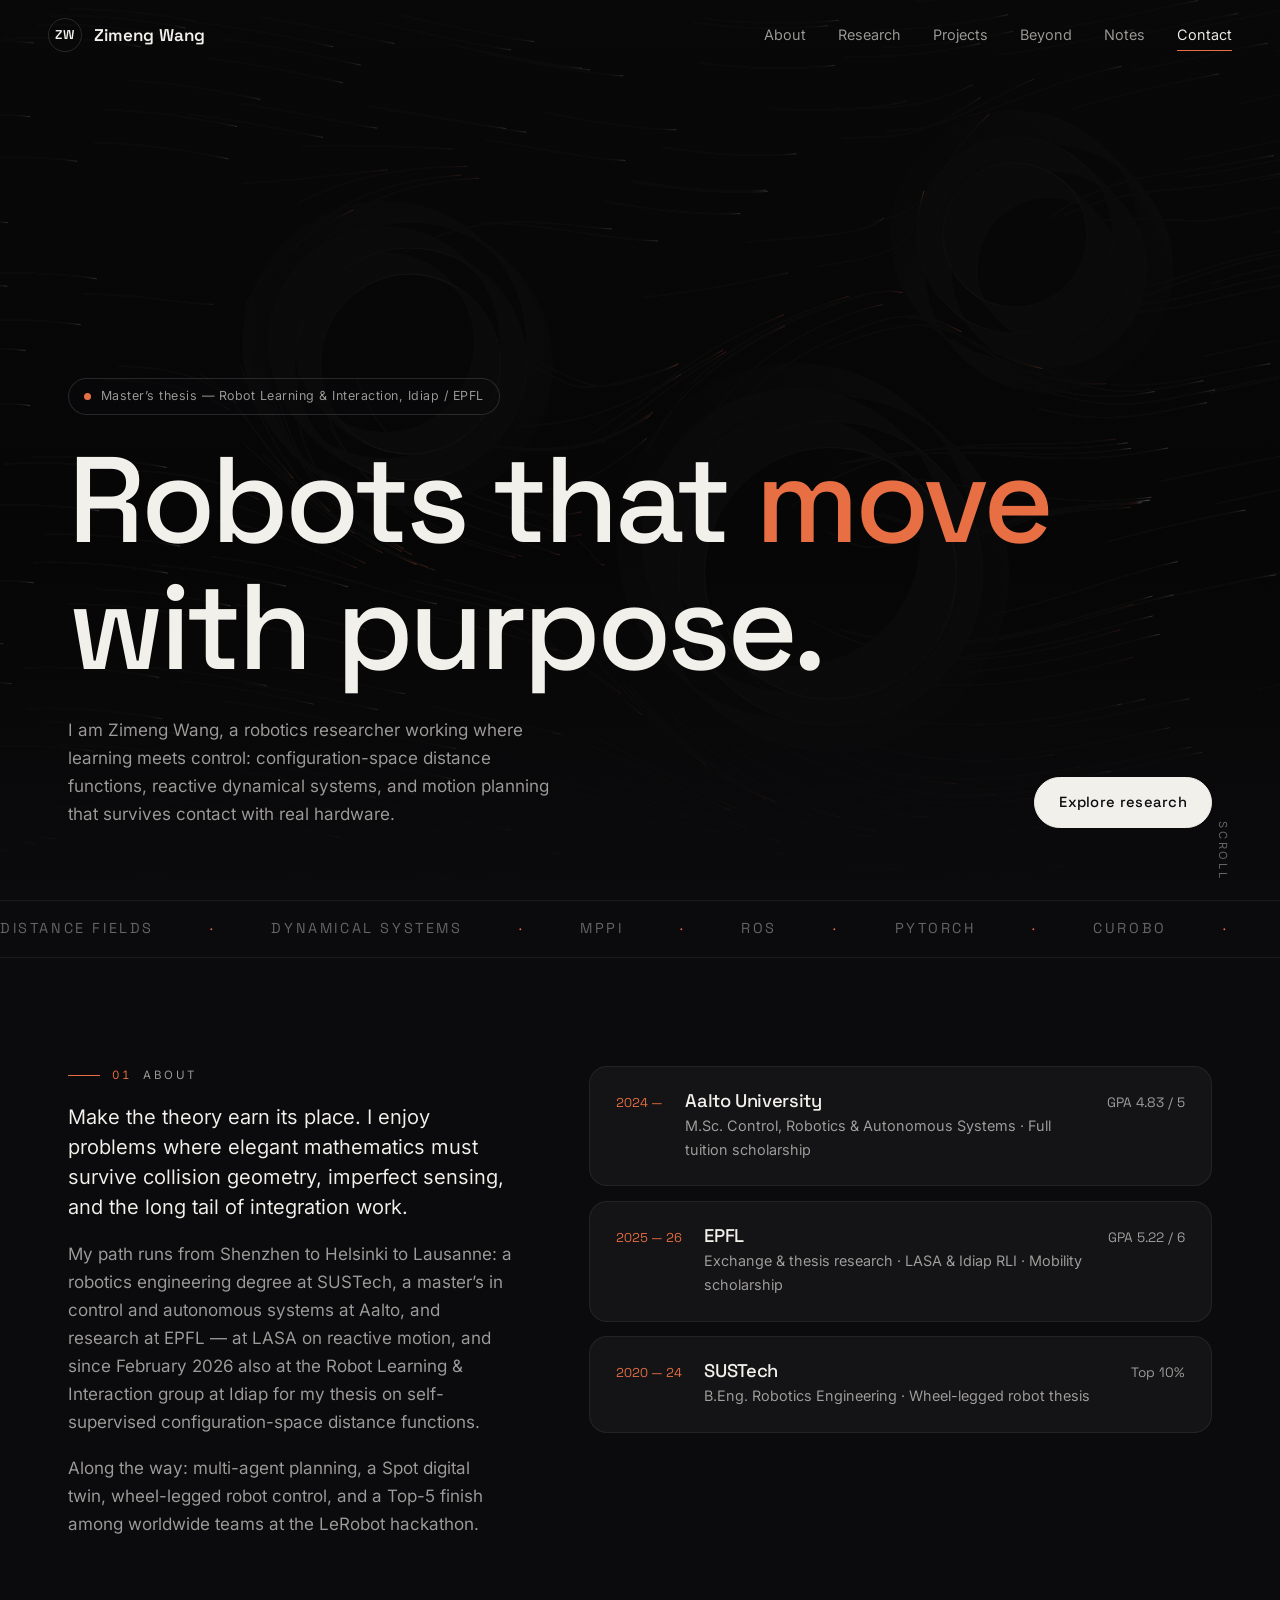
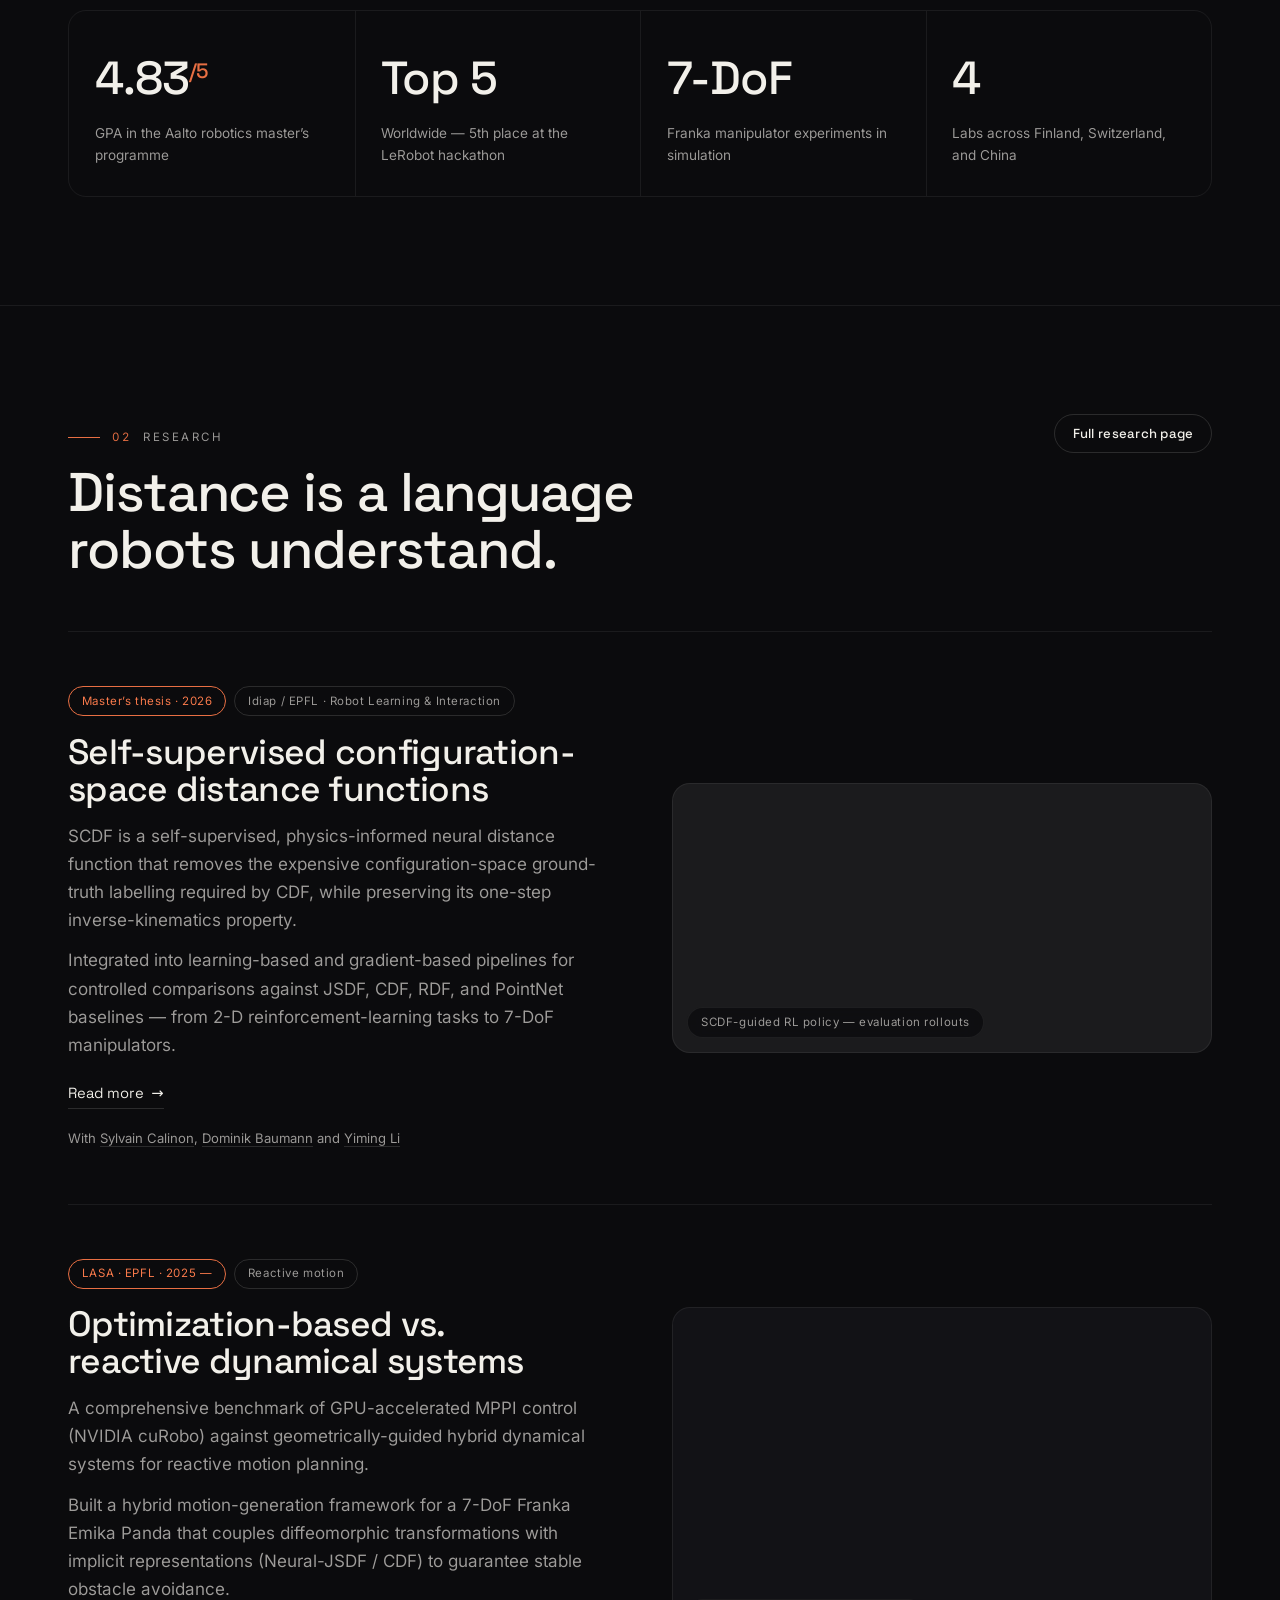
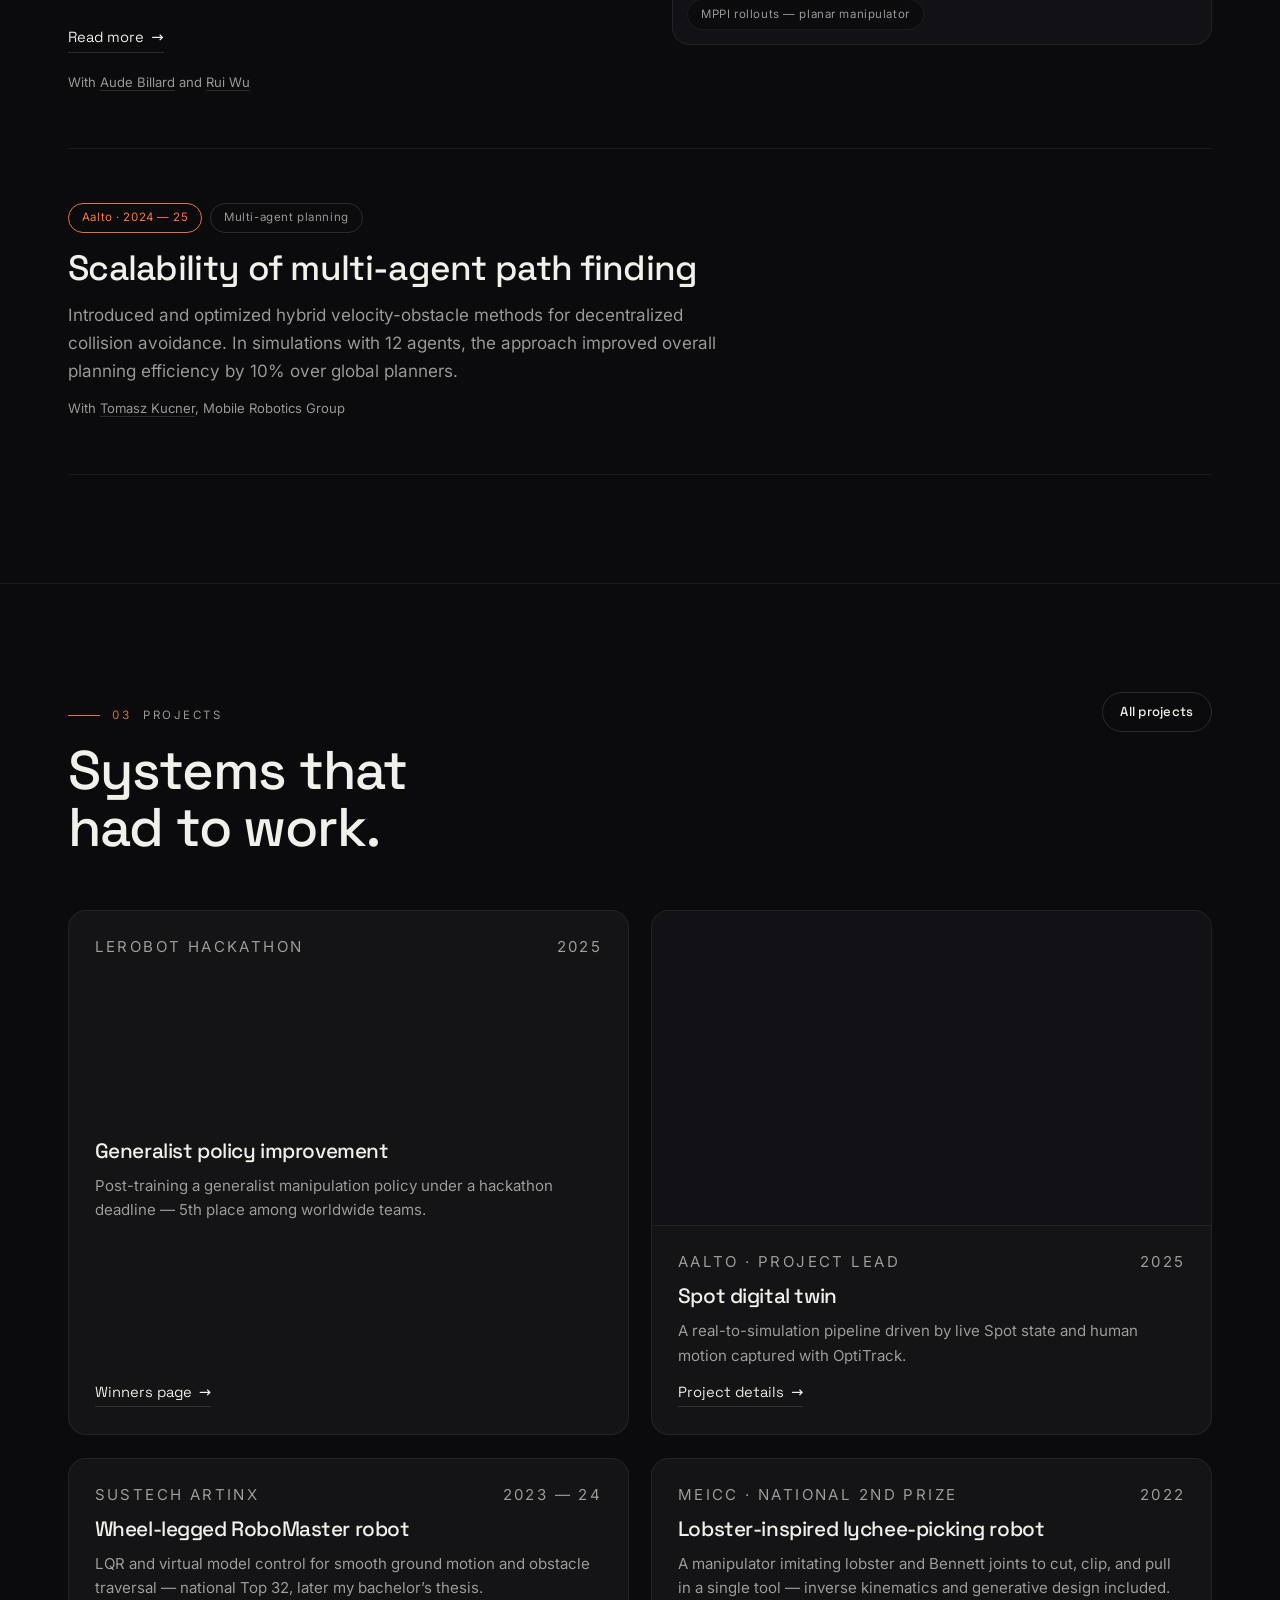
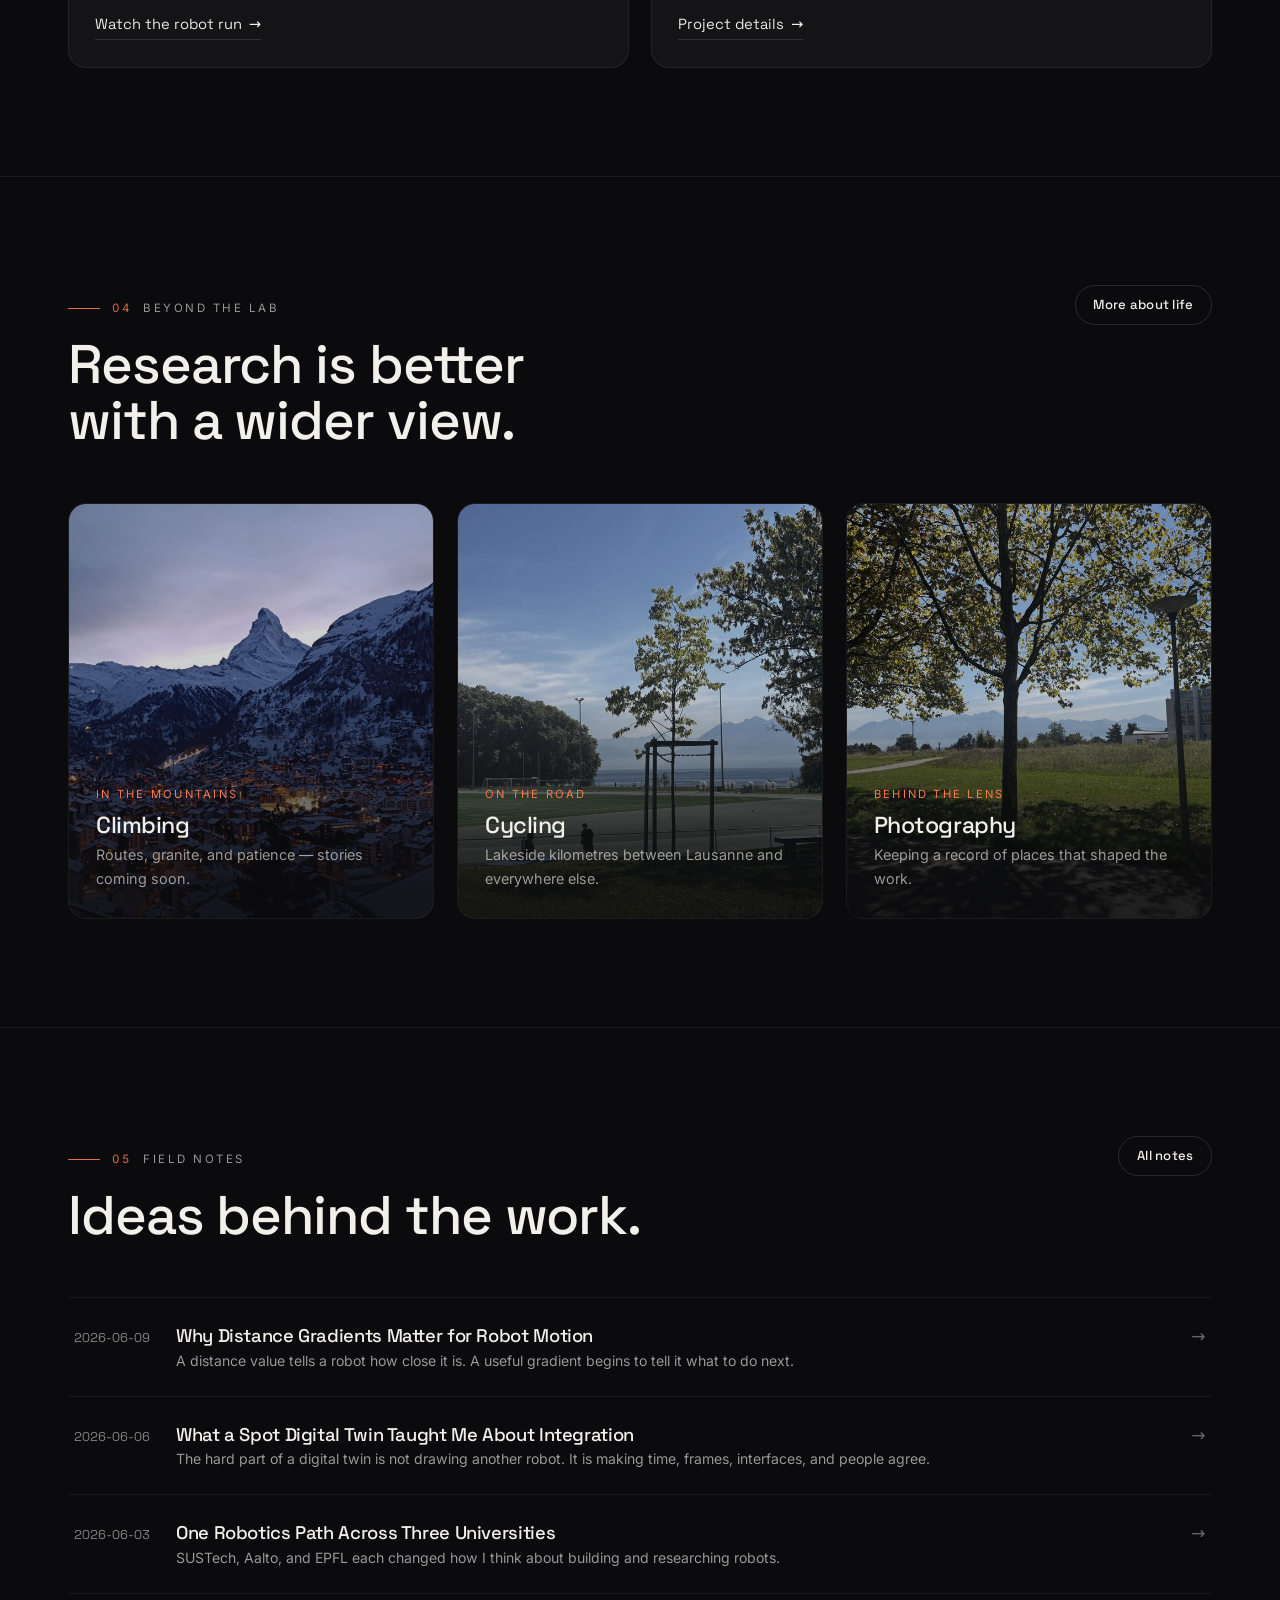
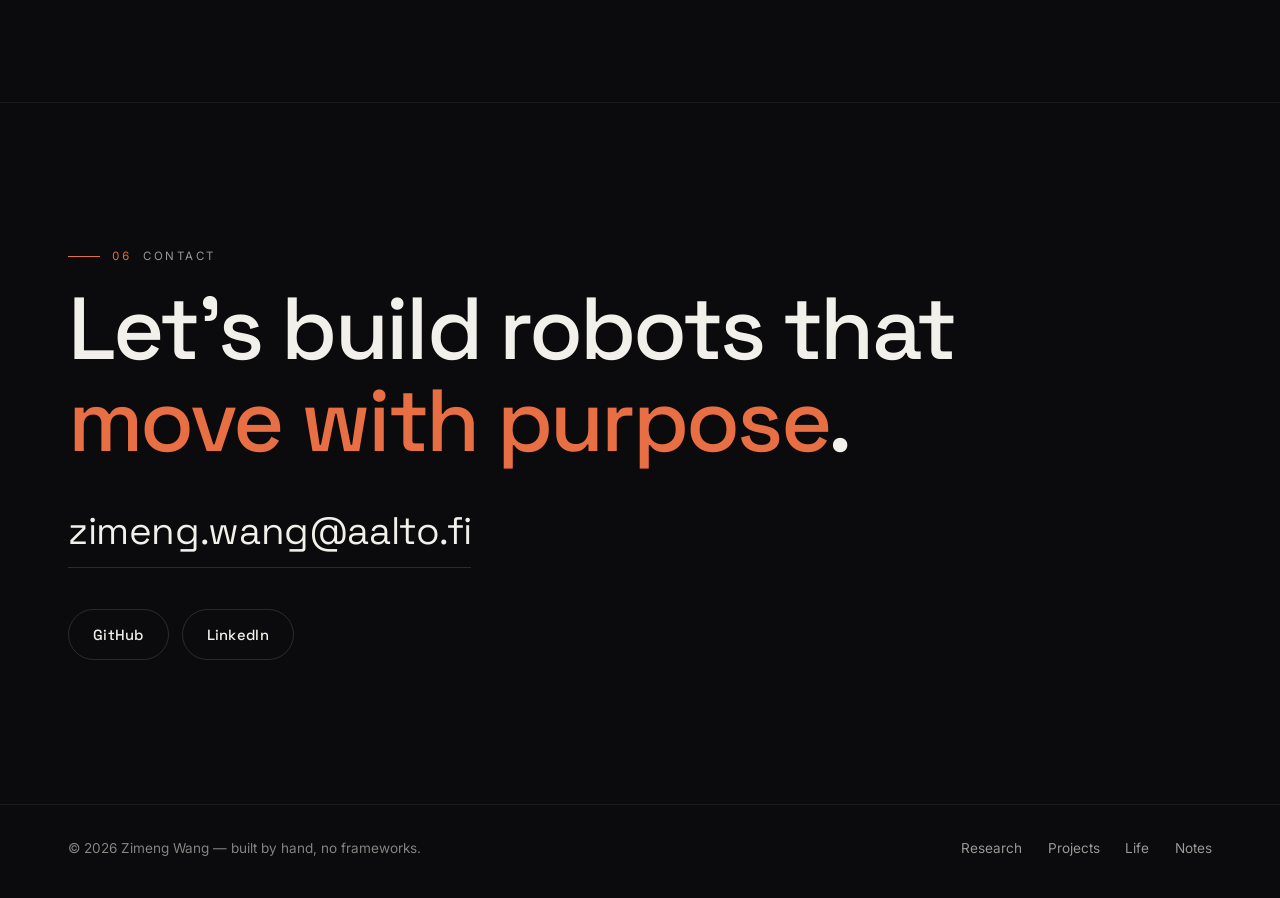
<file: index.html>
<!doctype html>
<html lang="en">
  <head>
    <meta charset="utf-8">
    <meta name="viewport" content="width=device-width, initial-scale=1">
    <meta name="description" content="Zimeng Wang — robotics researcher working on configuration-space distance functions, dynamical systems, and motion planning. M.Sc. at Aalto University, thesis at Idiap & EPFL.">
    <meta property="og:title" content="Zimeng Wang — Robotics · Control · Learning">
    <meta property="og:description" content="Robots that move with purpose. Research on distance functions, reactive motion, and robot learning.">
    <meta property="og:type" content="website">
    <meta property="og:url" content="https://pest1cide.github.io/">
    <meta property="og:image" content="https://pest1cide.github.io/assets/img/zimeng-wang.jpg">
    <meta name="theme-color" content="#0b0b0d">
    <link rel="icon" type="image/svg+xml" href="assets/img/favicon.svg">
    <title>Zimeng Wang | Robotics Researcher &amp; Engineer</title>
    <link rel="preload" href="assets/fonts/SpaceGrotesk-var.woff2" as="font" type="font/woff2" crossorigin>
    <link rel="preload" href="assets/fonts/Inter-var.woff2" as="font" type="font/woff2" crossorigin>
    <link rel="stylesheet" href="assets/css/studio.css?v=4">
    <script defer src="assets/js/studio.js?v=4"></script>
  </head>
  <body data-page="home">
    <a class="skip-link" href="#main">Skip to content</a>

    <div class="loader" aria-hidden="true">
      <div class="loader__row">
        <span class="loader__name">Zimeng Wang</span>
        <span class="loader__tag">Robotics · Control · Learning</span>
      </div>
      <div class="loader__row">
        <span class="loader__tag">Shenzhen — Helsinki — Lausanne</span>
        <span class="loader__count">000</span>
      </div>
      <div class="loader__bar"></div>
    </div>

    <header class="site-header">
      <a class="brand" href="index.html" aria-label="Zimeng Wang home">
        <span class="brand__mark">ZW</span>
        <span class="brand__text">Zimeng Wang</span>
      </a>
      <nav class="site-nav" aria-label="Primary navigation">
        <a href="#about">About</a>
        <a href="#research">Research</a>
        <a href="#projects">Projects</a>
        <a href="#beyond">Beyond</a>
        <a href="#notes">Notes</a>
        <a href="#contact">Contact</a>
      </nav>
      <button class="nav-toggle" aria-label="Open navigation" aria-expanded="false">
        <span></span><span></span>
      </button>
    </header>

    <div class="nav-overlay">
      <a href="#about">About</a>
      <a href="#research">Research</a>
      <a href="#projects">Projects</a>
      <a href="#beyond">Beyond</a>
      <a href="#notes">Notes</a>
      <a href="#contact">Contact</a>
    </div>

    <main id="main">
      <!-- Hero -->
      <section class="hero" aria-label="Introduction">
        <div class="hero__canvas" aria-hidden="true"></div>
        <div class="shell">
          <p class="hero__status">Master&rsquo;s thesis — Robot Learning &amp; Interaction, Idiap / EPFL</p>
          <h1>Robots that <em>move</em><br>with purpose.</h1>
          <div class="hero__foot">
            <p class="hero__summary">
              I am Zimeng Wang, a robotics researcher working where learning meets control:
              configuration-space distance functions, reactive dynamical systems, and motion
              planning that survives contact with real hardware.
            </p>
            <div class="hero__actions">
              <a class="btn btn--solid" href="#research">Explore research</a>
            </div>
          </div>
        </div>
        <span class="hero__scroll" aria-hidden="true">Scroll</span>
      </section>

      <!-- Marquee -->
      <div class="marquee" aria-hidden="true">
        <div class="marquee__track">
          <span>Distance Fields</span><span>Dynamical Systems</span><span>MPPI</span><span>ROS</span>
          <span>PyTorch</span><span>cuRobo</span><span>IsaacLab</span><span>C++</span><span>Python</span>
          <span>LQR</span><span>Motion Planning</span><span>Robot Learning</span>
          <span>Distance Fields</span><span>Dynamical Systems</span><span>MPPI</span><span>ROS</span>
          <span>PyTorch</span><span>cuRobo</span><span>IsaacLab</span><span>C++</span><span>Python</span>
          <span>LQR</span><span>Motion Planning</span><span>Robot Learning</span>
        </div>
      </div>

      <!-- About -->
      <section class="section" id="about">
        <div class="shell">
          <h2 class="visually-hidden">About</h2>
          <div class="about-grid">
            <div class="about-copy" data-reveal>
              <p class="eyebrow"><span class="eyebrow__idx">01</span> About</p>
              <p class="lead">
                Make the theory earn its place. I enjoy problems where elegant mathematics must
                survive collision geometry, imperfect sensing, and the long tail of integration work.
              </p>
              <p>
                My path runs from Shenzhen to Helsinki to Lausanne: a robotics engineering degree at
                SUSTech, a master&rsquo;s in control and autonomous systems at Aalto, and research at
                EPFL — at LASA on reactive motion, and since February 2026 also at the Robot Learning
                &amp; Interaction group at Idiap for my thesis on self-supervised configuration-space
                distance functions.
              </p>
              <p>
                Along the way: multi-agent planning, a Spot digital twin, wheel-legged robot control,
                and a Top-5 finish among worldwide teams at the LeRobot hackathon.
              </p>
            </div>
            <div class="edu-list">
              <article class="edu-card" data-reveal style="--reveal-order: 1;">
                <span class="edu-card__years">2024 —</span>
                <div>
                  <h3>Aalto University</h3>
                  <p>M.Sc. Control, Robotics &amp; Autonomous Systems · Full tuition scholarship</p>
                </div>
                <span class="edu-card__gpa">GPA 4.83 / 5</span>
              </article>
              <article class="edu-card" data-reveal style="--reveal-order: 2;">
                <span class="edu-card__years">2025 — 26</span>
                <div>
                  <h3>EPFL</h3>
                  <p>Exchange &amp; thesis research · LASA &amp; Idiap RLI · Mobility scholarship</p>
                </div>
                <span class="edu-card__gpa">GPA 5.22 / 6</span>
              </article>
              <article class="edu-card" data-reveal style="--reveal-order: 3;">
                <span class="edu-card__years">2020 — 24</span>
                <div>
                  <h3>SUSTech</h3>
                  <p>B.Eng. Robotics Engineering · Wheel-legged robot thesis</p>
                </div>
                <span class="edu-card__gpa">Top 10%</span>
              </article>
            </div>
          </div>

          <div class="stat-row" style="margin-top: clamp(3rem, 8vh, 5rem);" data-reveal>
            <div class="stat">
              <strong>4.83<sup>/5</sup></strong>
              <p>GPA in the Aalto robotics master&rsquo;s programme</p>
            </div>
            <div class="stat">
              <strong>Top 5</strong>
              <p>Worldwide — 5th place at the LeRobot hackathon</p>
            </div>
            <div class="stat">
              <strong>7-DoF</strong>
              <p>Franka manipulator experiments in simulation</p>
            </div>
            <div class="stat">
              <strong>4</strong>
              <p>Labs across Finland, Switzerland, and China</p>
            </div>
          </div>
        </div>
      </section>

      <!-- Research -->
      <section class="section section--hairline" id="research">
        <div class="shell">
          <div class="section-head" data-reveal>
            <div>
              <p class="eyebrow"><span class="eyebrow__idx">02</span> Research</p>
              <h2>Distance is a language robots understand.</h2>
            </div>
            <a class="btn btn--ghost btn--sm" href="research.html">Full research page</a>
          </div>

          <article class="research-entry" data-reveal>
            <div class="research-entry__body">
              <div class="research-entry__meta">
                <span class="chip chip--accent">Master&rsquo;s thesis · 2026</span>
                <span class="chip">Idiap / EPFL · Robot Learning &amp; Interaction</span>
              </div>
              <h3>Self-supervised configuration-space distance functions</h3>
              <p>
                SCDF is a self-supervised, physics-informed neural distance function that removes the
                expensive configuration-space ground-truth labelling required by CDF, while preserving
                its one-step inverse-kinematics property.
              </p>
              <p>
                Integrated into learning-based and gradient-based pipelines for controlled comparisons
                against JSDF, CDF, RDF, and PointNet baselines — from 2-D reinforcement-learning tasks
                to 7-DoF manipulators.
              </p>
              <div class="research-entry__links">
                <a class="text-link" href="research.html">Read more</a>
              </div>
              <p class="research-entry__supervisors">
                With <a href="https://calinon.ch/" rel="noopener noreferrer">Sylvain Calinon</a>,
                <a href="https://baumanndominik.github.io/" rel="noopener noreferrer">Dominik Baumann</a>
                and <a href="https://yimingli1998.github.io/" rel="noopener noreferrer">Yiming Li</a>
              </p>
            </div>
            <figure class="media-frame media-frame--stack research-entry__media">
              <video data-autoplay muted loop playsinline preload="metadata" src="assets/media/scdf_rl_success1.mp4" aria-label="SCDF-guided policy avoiding obstacles in a 2-D task"></video>
              <video data-autoplay muted loop playsinline preload="metadata" src="assets/media/scdf_rl_success2.mp4" aria-label="Second SCDF evaluation rollout reaching the goal"></video>
              <figcaption>SCDF-guided RL policy — evaluation rollouts</figcaption>
            </figure>
          </article>

          <article class="research-entry research-entry--flip" data-reveal>
            <div class="research-entry__body">
              <div class="research-entry__meta">
                <span class="chip chip--accent">LASA · EPFL · 2025 —</span>
                <span class="chip">Reactive motion</span>
              </div>
              <h3>Optimization-based vs. reactive dynamical systems</h3>
              <p>
                A comprehensive benchmark of GPU-accelerated MPPI control (NVIDIA cuRobo) against
                geometrically-guided hybrid dynamical systems for reactive motion planning.
              </p>
              <p>
                Built a hybrid motion-generation framework for a 7-DoF Franka Emika Panda that couples
                diffeomorphic transformations with implicit representations (Neural-JSDF / CDF) to
                guarantee stable obstacle avoidance.
              </p>
              <div class="research-entry__links">
                <a class="text-link" href="research.html">Read more</a>
              </div>
              <p class="research-entry__supervisors">
                With <a href="https://people.epfl.ch/aude.billard" rel="noopener noreferrer">Aude Billard</a>
                and <a href="https://scholar.google.com/citations?user=IH4FwSAAAAAJ" rel="noopener noreferrer">Rui Wu</a>
              </p>
            </div>
            <figure class="media-frame research-entry__media">
              <video data-autoplay muted loop playsinline preload="metadata" src="assets/media/lasa_mppi_demo.mp4" aria-label="MPPI rollouts steering a planar manipulator around obstacles"></video>
              <figcaption>MPPI rollouts — planar manipulator</figcaption>
            </figure>
          </article>

          <article class="research-entry research-entry--single" data-reveal>
            <div class="research-entry__body">
              <div class="research-entry__meta">
                <span class="chip chip--accent">Aalto · 2024 — 25</span>
                <span class="chip">Multi-agent planning</span>
              </div>
              <h3>Scalability of multi-agent path finding</h3>
              <p>
                Introduced and optimized hybrid velocity-obstacle methods for decentralized collision
                avoidance. In simulations with 12 agents, the approach improved overall planning
                efficiency by 10% over global planners.
              </p>
              <p class="research-entry__supervisors">
                With <a href="https://www.aalto.fi/en/people/tomasz-kucner" rel="noopener noreferrer">Tomasz Kucner</a>,
                Mobile Robotics Group
              </p>
            </div>
          </article>
        </div>
      </section>

      <!-- Projects -->
      <section class="section section--hairline" id="projects">
        <div class="shell">
          <div class="section-head" data-reveal>
            <div>
              <p class="eyebrow"><span class="eyebrow__idx">03</span> Projects</p>
              <h2>Systems that had to work.</h2>
            </div>
            <a class="btn btn--ghost btn--sm" href="projects.html">All projects</a>
          </div>

          <div class="project-grid">
            <article class="project-card" data-reveal>
              <div class="project-card__body">
                <p class="project-card__meta"><span>LeRobot Hackathon</span><span>2025</span></p>
                <h3>Generalist policy improvement</h3>
                <p>Post-training a generalist manipulation policy under a hackathon deadline — 5th place among worldwide teams.</p>
                <a class="text-link" href="https://huggingface.co/spaces/LeRobot-worldwide-hackathon/all-winners" rel="noopener noreferrer">Winners page</a>
              </div>
            </article>

            <article class="project-card" data-reveal style="--reveal-order: 1;">
              <div class="project-card__media">
                <video data-autoplay muted loop playsinline preload="metadata" src="assets/media/spot_digital_twin.mp4" aria-label="Spot robot digital twin mirroring live motion in simulation"></video>
              </div>
              <div class="project-card__body">
                <p class="project-card__meta"><span>Aalto · Project lead</span><span>2025</span></p>
                <h3>Spot digital twin</h3>
                <p>A real-to-simulation pipeline driven by live Spot state and human motion captured with OptiTrack.</p>
                <a class="text-link" href="projects.html#spot">Project details</a>
              </div>
            </article>

            <article class="project-card" data-reveal>
              <div class="project-card__body">
                <p class="project-card__meta"><span>SUSTech ARTINX</span><span>2023 — 24</span></p>
                <h3>Wheel-legged RoboMaster robot</h3>
                <p>LQR and virtual model control for smooth ground motion and obstacle traversal — national Top 32, later my bachelor&rsquo;s thesis.</p>
                <a class="text-link" href="https://www.bilibili.com/video/BV1wD421G7vK/" rel="noopener noreferrer">Watch the robot run</a>
              </div>
            </article>

            <article class="project-card" data-reveal style="--reveal-order: 1;">
              <div class="project-card__body">
                <p class="project-card__meta"><span>MEICC · National 2nd Prize</span><span>2022</span></p>
                <h3>Lobster-inspired lychee-picking robot</h3>
                <p>A manipulator imitating lobster and Bennett joints to cut, clip, and pull in a single tool — inverse kinematics and generative design included.</p>
                <a class="text-link" href="projects.html">Project details</a>
              </div>
            </article>
          </div>
        </div>
      </section>

      <!-- Beyond the lab -->
      <section class="section section--hairline" id="beyond">
        <div class="shell">
          <div class="section-head" data-reveal>
            <div>
              <p class="eyebrow"><span class="eyebrow__idx">04</span> Beyond the lab</p>
              <h2>Research is better with a wider view.</h2>
            </div>
            <a class="btn btn--ghost btn--sm" href="interests.html">More about life</a>
          </div>
          <div class="beyond-grid">
            <a class="beyond-card" href="interests.html" data-reveal>
              <img src="assets/img/zermatt.jpg" alt="Alpine peaks near Zermatt" loading="lazy">
              <div class="beyond-card__body">
                <span class="beyond-card__tag">In the mountains</span>
                <h3>Climbing</h3>
                <p>Routes, granite, and patience — stories coming soon.</p>
              </div>
            </a>
            <a class="beyond-card" href="interests.html" data-reveal style="--reveal-order: 1;">
              <img src="assets/img/lake-geneva.jpg" alt="Road along Lake Geneva" loading="lazy">
              <div class="beyond-card__body">
                <span class="beyond-card__tag">On the road</span>
                <h3>Cycling</h3>
                <p>Lakeside kilometres between Lausanne and everywhere else.</p>
              </div>
            </a>
            <a class="beyond-card" href="interests.html" data-reveal style="--reveal-order: 2;">
              <img src="assets/img/epfl-campus.jpg" alt="EPFL campus with Lake Geneva and mountains" loading="lazy">
              <div class="beyond-card__body">
                <span class="beyond-card__tag">Behind the lens</span>
                <h3>Photography</h3>
                <p>Keeping a record of places that shaped the work.</p>
              </div>
            </a>
          </div>
        </div>
      </section>

      <!-- Notes -->
      <section class="section section--hairline" id="notes">
        <div class="shell">
          <div class="section-head" data-reveal>
            <div>
              <p class="eyebrow"><span class="eyebrow__idx">05</span> Field notes</p>
              <h2>Ideas behind the work.</h2>
            </div>
            <a class="btn btn--ghost btn--sm" href="blog.html">All notes</a>
          </div>
          <div class="notes-list" data-latest-posts data-limit="3" data-reveal>
            <p class="muted">Loading notes…</p>
          </div>
        </div>
      </section>

      <!-- Contact -->
      <section class="contact section--hairline" id="contact">
        <div class="shell" data-reveal>
          <p class="eyebrow"><span class="eyebrow__idx">06</span> Contact</p>
          <h2>Let&rsquo;s build robots that <em>move with purpose</em>.</h2>
          <a class="contact__email" href="mailto:zimeng.wang@aalto.fi">zimeng.wang@aalto.fi</a>
          <div class="contact__links">
            <a class="btn btn--ghost" href="https://github.com/Pest1cide" rel="noopener noreferrer">GitHub</a>
            <a class="btn btn--ghost" href="https://fi.linkedin.com/in/zimeng-wang-444815332" rel="noopener noreferrer">LinkedIn</a>
          </div>
        </div>
      </section>
    </main>

    <footer class="site-footer">
      <div class="shell">
        <p>&copy; <span data-current-year></span> Zimeng Wang — built by hand, no frameworks.</p>
        <div class="footer-links">
          <a href="research.html">Research</a>
          <a href="projects.html">Projects</a>
          <a href="interests.html">Life</a>
          <a href="blog.html">Notes</a>
        </div>
      </div>
    </footer>
  </body>
</html>
</file>
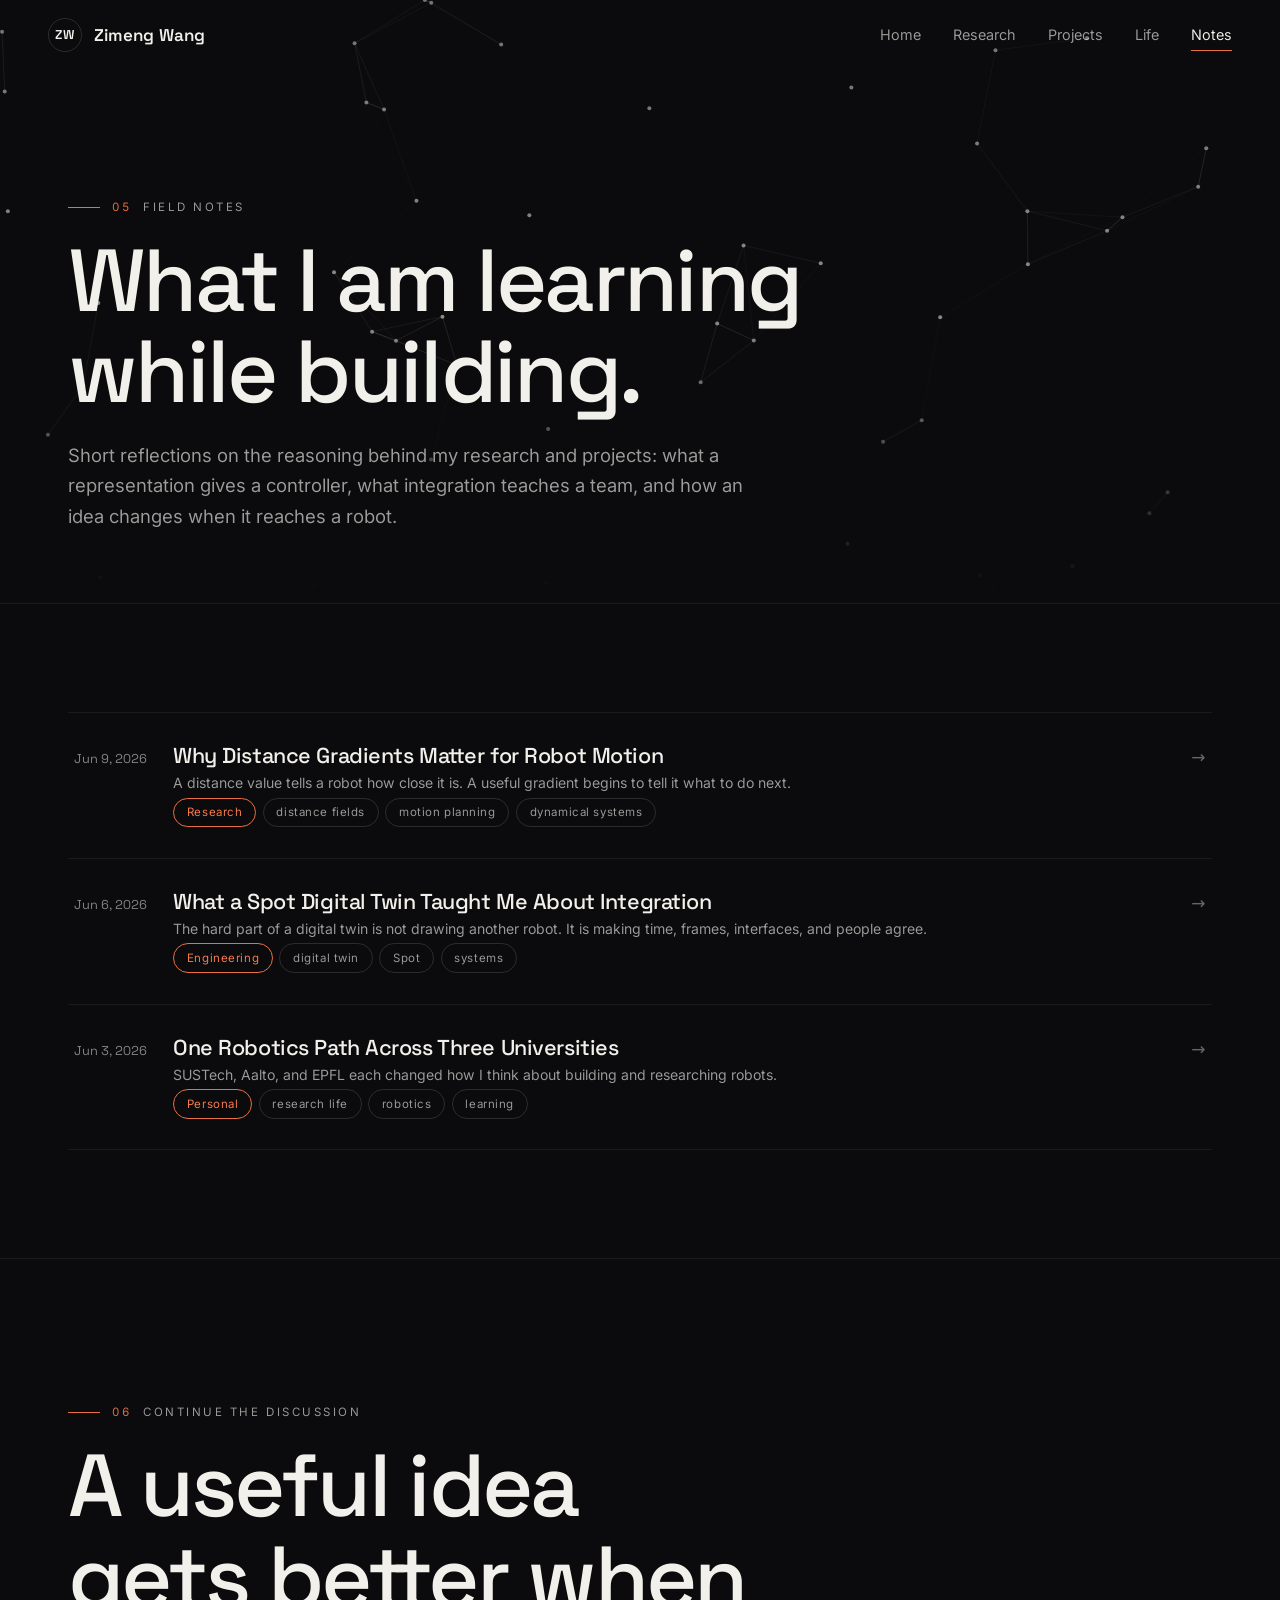
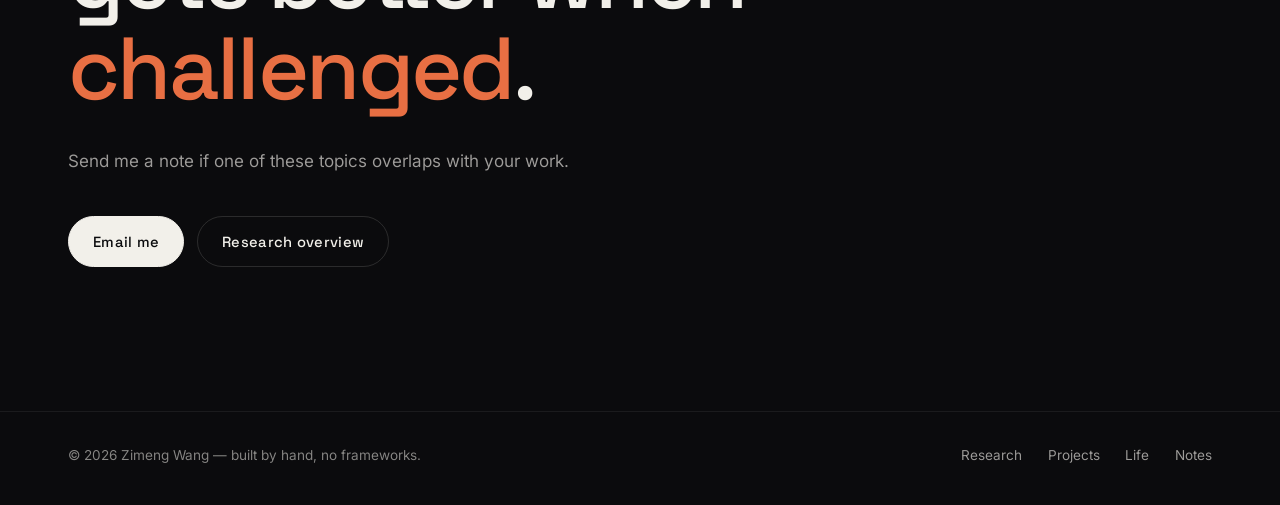
<file: blog.html>
<!doctype html>
<html lang="en">
  <head>
    <meta charset="utf-8">
    <meta name="viewport" content="width=device-width, initial-scale=1">
    <meta name="description" content="Field notes by Zimeng Wang on robotics research, control, learning, and building embodied systems.">
    <meta name="theme-color" content="#0b0b0d">
    <link rel="icon" type="image/svg+xml" href="assets/img/favicon.svg">
    <title>Notes | Zimeng Wang</title>
    <link rel="stylesheet" href="assets/css/studio.css?v=4">
    <script defer src="assets/js/studio.js?v=4"></script>
    <style>
      /* Page-specific: chips inside note rows + slightly larger titles on the index */
      .notes-index .note-row { padding-block: 1.9rem; }
      .notes-index .note-row h2 { font-size: 1.35rem; font-weight: 500; }
      .note-chips {
        display: flex;
        flex-wrap: wrap;
        gap: 0.4rem;
        margin-top: 0.8rem;
      }
    </style>
  </head>
  <body data-page="blog">
    <a class="skip-link" href="#main">Skip to content</a>

    <header class="site-header">
      <a class="brand" href="index.html" aria-label="Zimeng Wang home">
        <span class="brand__mark">ZW</span>
        <span class="brand__text">Zimeng Wang</span>
      </a>
      <nav class="site-nav" aria-label="Primary navigation">
        <a href="index.html">Home</a>
        <a href="research.html">Research</a>
        <a href="projects.html">Projects</a>
        <a href="interests.html">Life</a>
        <a href="blog.html" class="is-active">Notes</a>
      </nav>
      <button class="nav-toggle" aria-label="Open navigation" aria-expanded="false"><span></span><span></span></button>
    </header>
    <div class="nav-overlay">
      <a href="index.html">Home</a><a href="research.html">Research</a><a href="projects.html">Projects</a><a href="interests.html">Life</a><a href="blog.html">Notes</a>
    </div>

    <main id="main">
      <section class="page-hero">
        <div class="shell" data-reveal>
          <p class="eyebrow"><span class="eyebrow__idx">05</span> Field notes</p>
          <h1>What I am learning while building.</h1>
          <p class="lead">
            Short reflections on the reasoning behind my research and projects: what a representation
            gives a controller, what integration teaches a team, and how an idea changes when it
            reaches a robot.
          </p>
        </div>
      </section>

      <section class="section section--hairline" aria-label="All notes">
        <div class="shell notes-index">
          <div class="notes-list" data-post-list data-reveal>
            <p class="muted">Loading notes…</p>
          </div>
        </div>
      </section>

      <section class="contact section--hairline" aria-label="Continue the discussion">
        <div class="shell" data-reveal>
          <p class="eyebrow"><span class="eyebrow__idx">06</span> Continue the discussion</p>
          <h2>A useful idea gets better when <em>challenged</em>.</h2>
          <p class="lead">Send me a note if one of these topics overlaps with your work.</p>
          <div class="contact__links">
            <a class="btn btn--solid" href="mailto:zimeng.wang@aalto.fi">Email me</a>
            <a class="btn btn--ghost" href="research.html">Research overview</a>
          </div>
        </div>
      </section>
    </main>

    <footer class="site-footer"><div class="shell">
      <p>&copy; <span data-current-year></span> Zimeng Wang — built by hand, no frameworks.</p>
      <div class="footer-links"><a href="research.html">Research</a><a href="projects.html">Projects</a><a href="interests.html">Life</a><a href="blog.html">Notes</a></div>
    </div></footer>

    <script>
      /* Notes index — renders every post from data/posts.json as a .note-row. */
      (function () {
        'use strict';
        var mount = document.querySelector('[data-post-list]');
        if (!mount) return;

        function formatDate(value) {
          if (!value) return '';
          var date = new Date(value + 'T00:00:00');
          if (isNaN(date)) return value;
          return new Intl.DateTimeFormat('en', { year: 'numeric', month: 'short', day: 'numeric' }).format(date);
        }

        function chip(label, accent) {
          var span = document.createElement('span');
          span.className = accent ? 'chip chip--accent' : 'chip';
          span.textContent = label;
          return span;
        }

        fetch('data/posts.json')
          .then(function (r) {
            if (!r.ok) throw new Error('Unable to load posts');
            return r.json();
          })
          .then(function (posts) {
            posts.sort(function (a, b) {
              return String(b.date || '').localeCompare(String(a.date || ''));
            });
            mount.innerHTML = '';
            posts.forEach(function (post) {
              var row = document.createElement('a');
              row.className = 'note-row';
              row.href = 'post.html?post=' + encodeURIComponent(post.slug);

              var time = document.createElement('time');
              time.setAttribute('datetime', post.date || '');
              time.textContent = formatDate(post.date);

              var body = document.createElement('div');
              var title = document.createElement('h2');
              title.textContent = post.title || '';
              var excerpt = document.createElement('p');
              excerpt.textContent = post.excerpt || '';
              body.appendChild(title);
              body.appendChild(excerpt);

              var chips = document.createElement('p');
              chips.className = 'note-chips';
              if (post.audience) chips.appendChild(chip(post.audience, true));
              (post.tags || []).forEach(function (tag) { chips.appendChild(chip(tag, false)); });
              if (chips.childNodes.length) body.appendChild(chips);

              var arrow = document.createElement('span');
              arrow.className = 'note-row__arrow';
              arrow.setAttribute('aria-hidden', 'true');
              arrow.textContent = '→';

              row.appendChild(time);
              row.appendChild(body);
              row.appendChild(arrow);
              mount.appendChild(row);
            });
          })
          .catch(function () {
            mount.innerHTML = '<p class="muted">Notes are unavailable right now.</p>';
          });
      })();
    </script>
  </body>
</html>
</file>
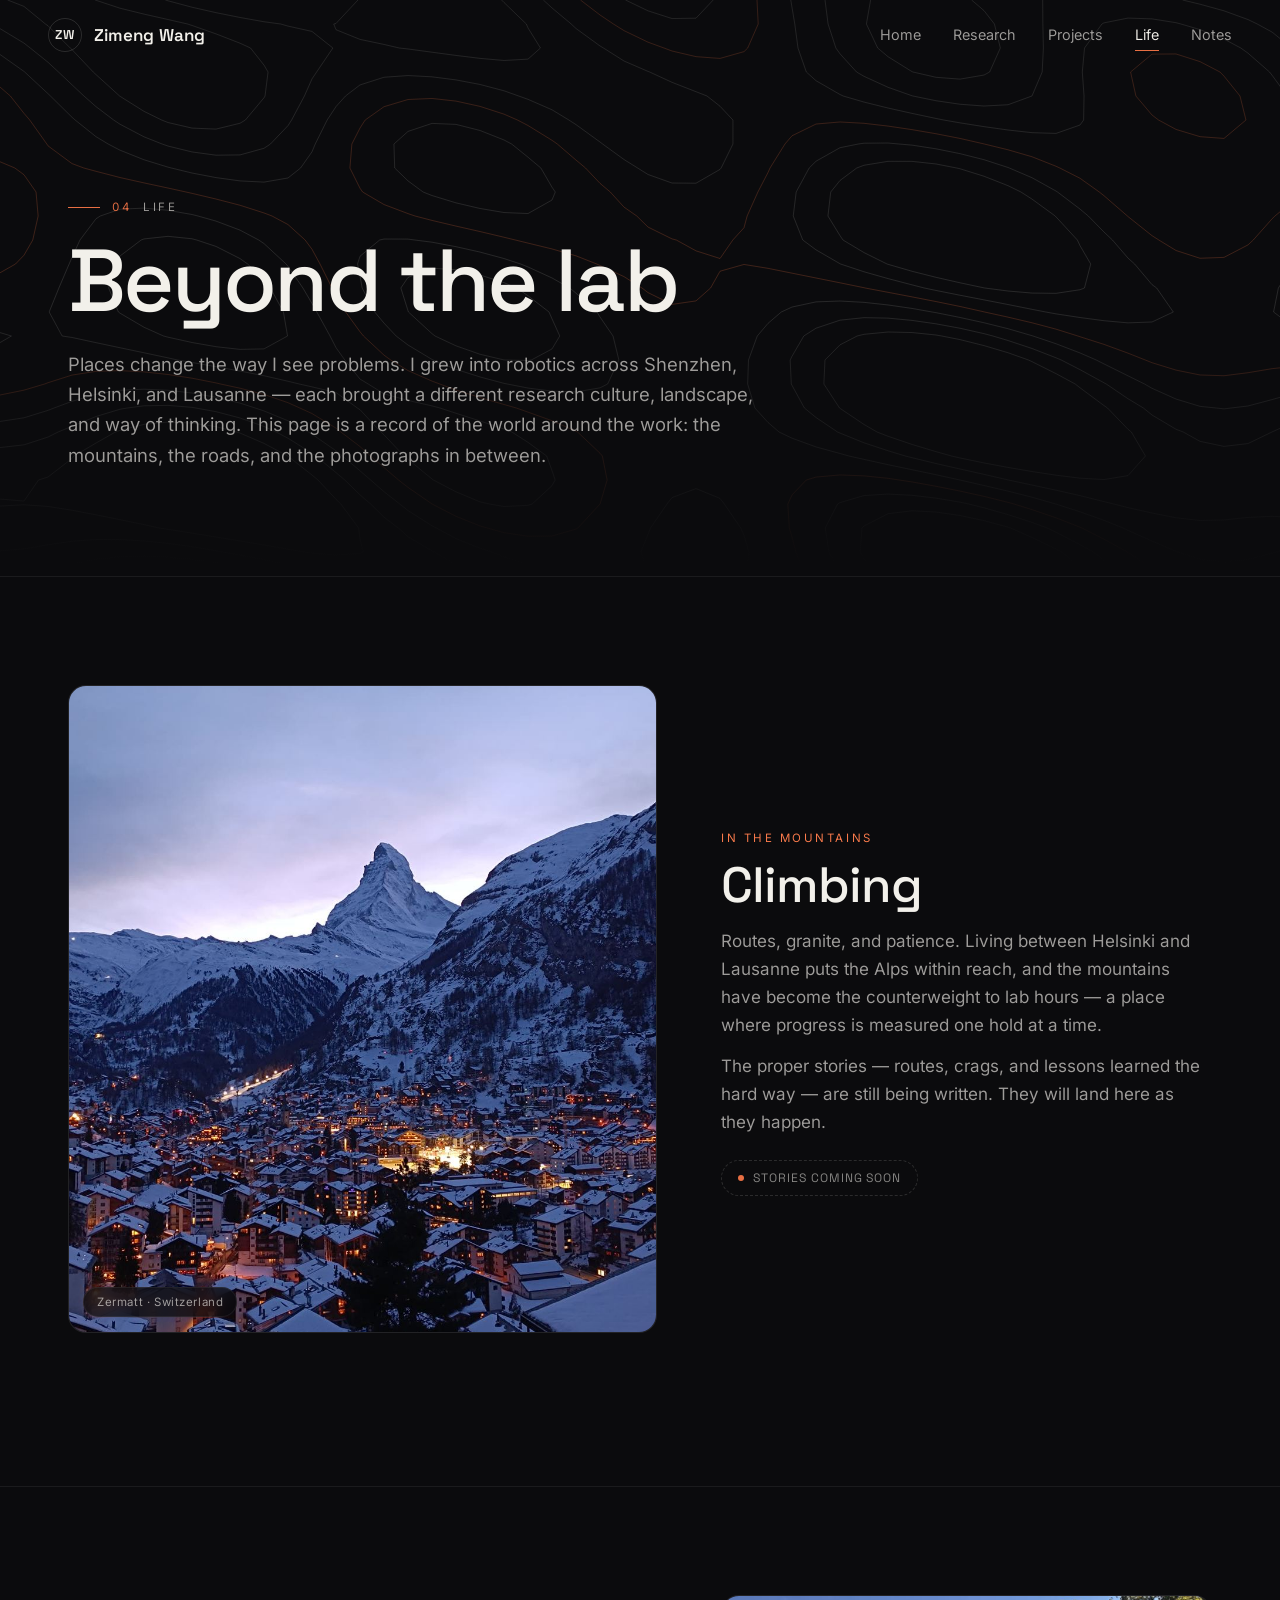
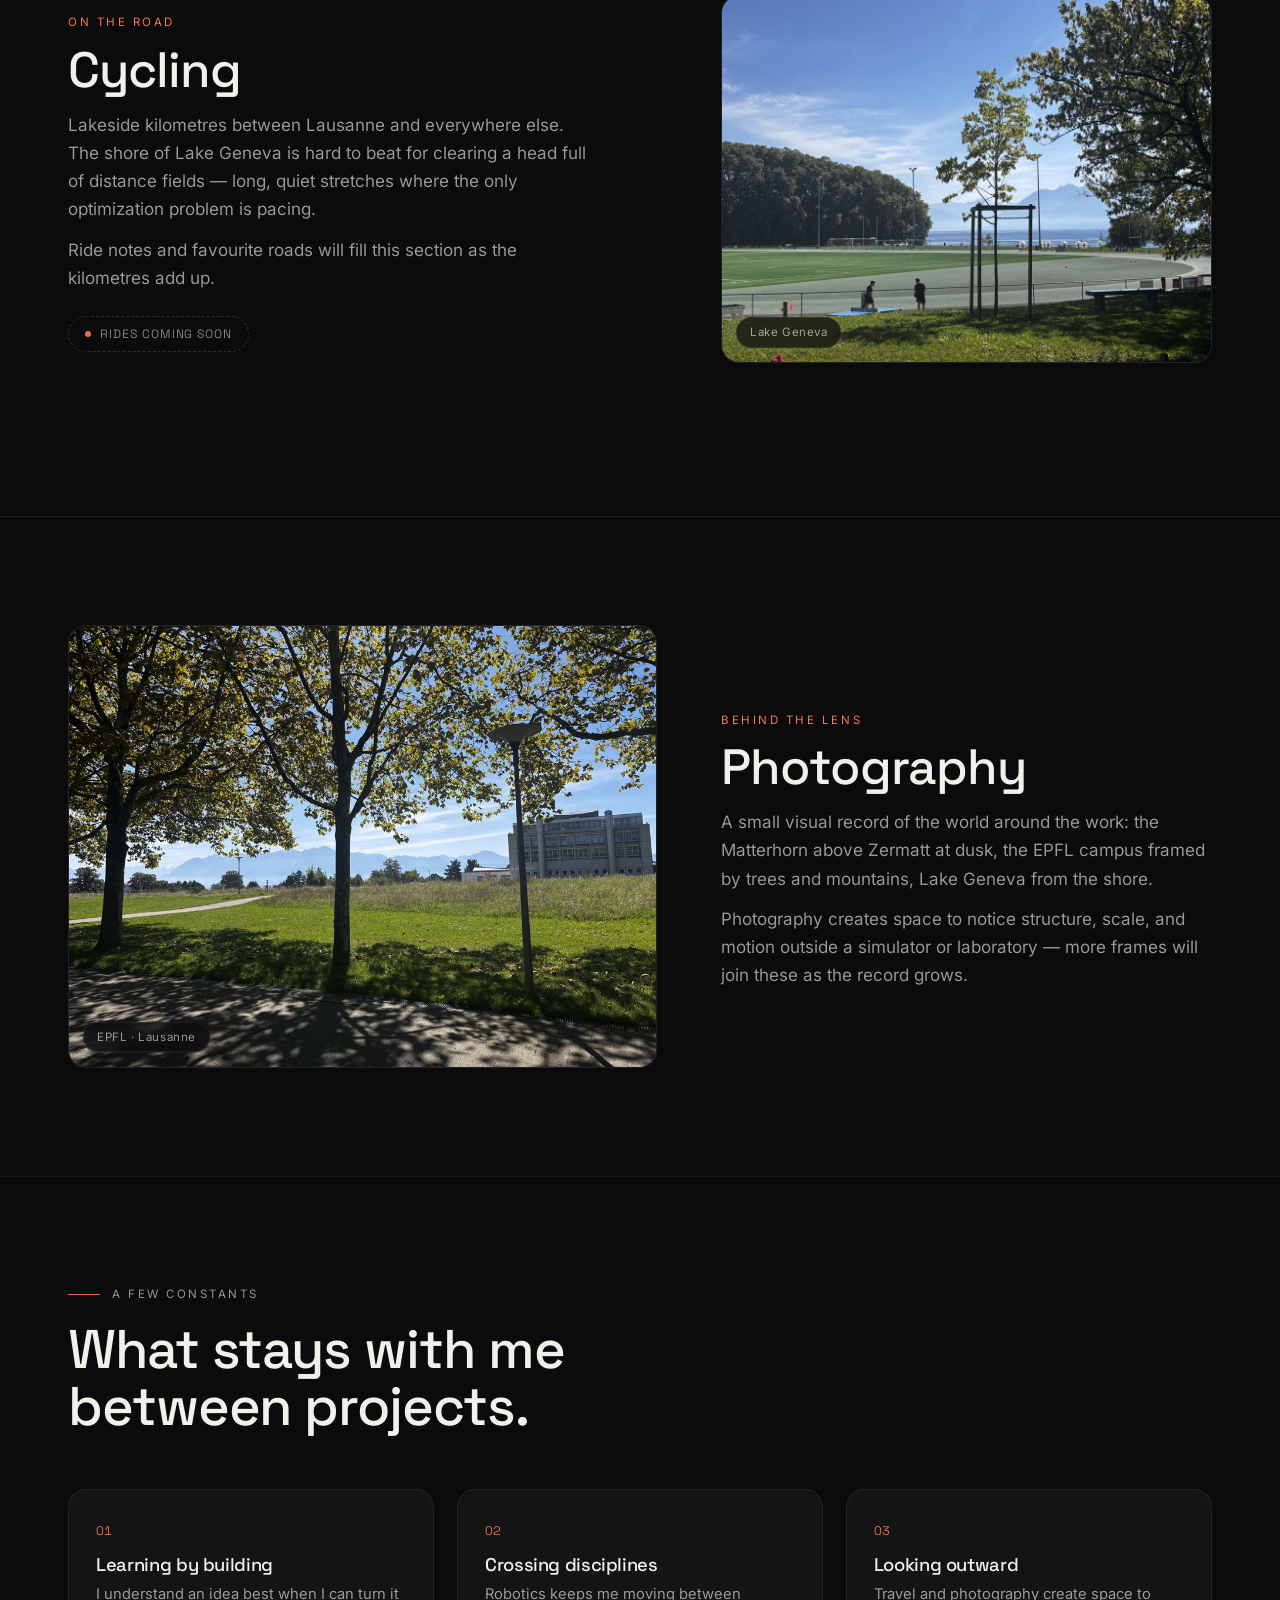
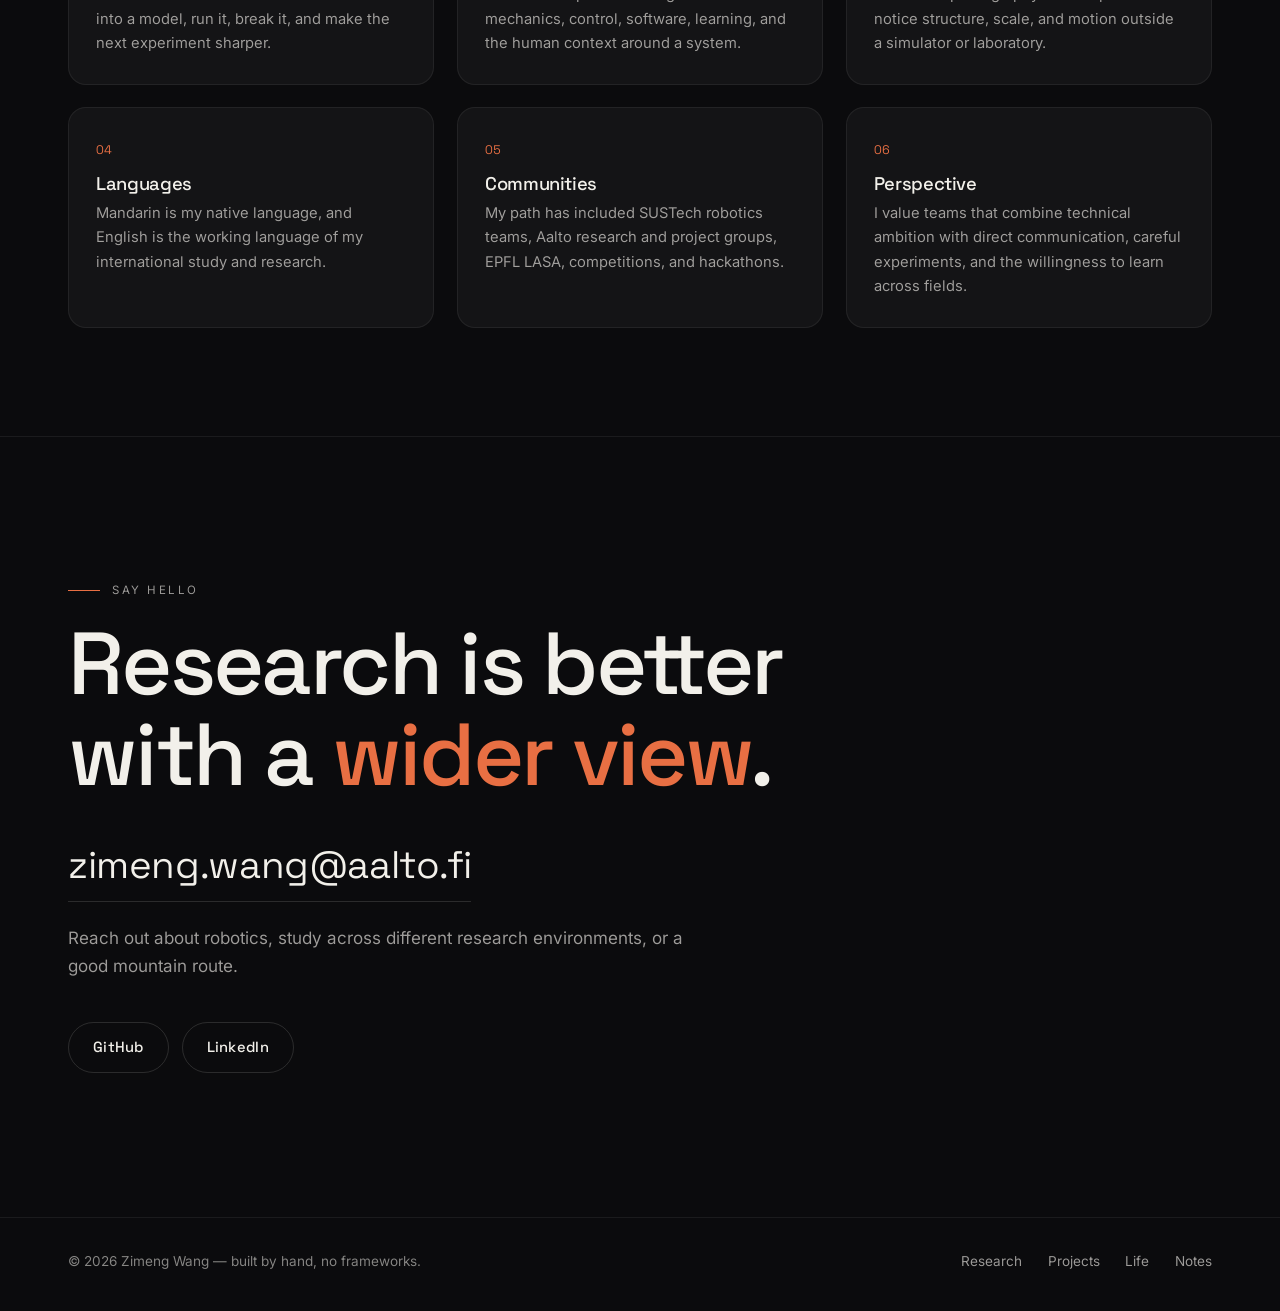
<file: interests.html>
<!doctype html>
<html lang="en">
  <head>
    <meta charset="utf-8">
    <meta name="viewport" content="width=device-width, initial-scale=1">
    <meta name="description" content="Life beyond the lab — climbing, cycling, and photography across Shenzhen, Helsinki, and Lausanne, and the perspectives that shape Zimeng Wang's robotics research.">
    <meta name="theme-color" content="#0b0b0d">
    <link rel="icon" type="image/svg+xml" href="assets/img/favicon.svg">
    <title>Beyond the Lab | Zimeng Wang</title>
    <link rel="stylesheet" href="assets/css/studio.css?v=4">
    <script defer src="assets/js/studio.js?v=4"></script>
    <style>
      /* ---- Page-specific: interests / beyond the lab ---- */
      .hobby {
        display: grid;
        grid-template-columns: minmax(0, 6fr) minmax(0, 5fr);
        gap: clamp(2rem, 5vw, 4.5rem);
        align-items: center;
      }
      .hobby--flip .hobby__media { order: 2; }
      .hobby__media img { aspect-ratio: 4 / 3; }
      .hobby__media--tall img { aspect-ratio: 4 / 4.4; }
      .hobby__tag {
        display: inline-block;
        margin-bottom: 0.7rem;
        font-size: 0.72rem;
        text-transform: uppercase;
        letter-spacing: 0.22em;
        color: var(--accent-bright);
      }
      .hobby__body h2 {
        font-size: clamp(2rem, 4.5vw, 3.1rem);
        margin-bottom: 1rem;
      }
      .hobby__body p {
        color: var(--ink-dim);
        max-width: 48ch;
      }
      .hobby__body p + p { margin-top: 0.8rem; }
      .hobby__soon {
        display: inline-flex;
        align-items: center;
        gap: 0.55rem;
        margin-top: 1.5rem;
        padding: 0.42rem 1rem;
        border: 1px dashed var(--hair);
        border-radius: 99px;
        font-family: var(--font-display);
        font-size: 0.76rem;
        letter-spacing: 0.08em;
        text-transform: uppercase;
        color: var(--ink-soft);
      }
      .hobby__soon::before {
        content: '';
        width: 6px;
        height: 6px;
        border-radius: 50%;
        background: var(--accent);
        animation: pulse 2.4s ease-in-out infinite;
      }
      /* Future stories attach below each hobby intro */
      .beyond-entries {
        display: grid;
        gap: 0.9rem;
        margin-top: clamp(2rem, 5vh, 3rem);
      }
      .beyond-entry {
        display: grid;
        grid-template-columns: auto 1fr;
        gap: 1.4rem;
        align-items: baseline;
        padding: 1.4rem 1.6rem;
        border: 1px solid var(--hair-soft);
        border-radius: var(--radius);
        background: var(--panel);
        transition: background 0.3s, border-color 0.3s;
      }
      .beyond-entry:hover { background: var(--panel-hover); border-color: var(--hair); }
      .beyond-entry time {
        font-family: var(--font-display);
        font-size: 0.8rem;
        color: var(--accent);
        font-variant-numeric: tabular-nums;
        white-space: nowrap;
      }
      .beyond-entry h3 { font-size: 1.12rem; margin-bottom: 0.3rem; }
      .beyond-entry p { font-size: 0.92rem; color: var(--ink-dim); }
      /* Compact panels for constants + background */
      .facet-grid {
        display: grid;
        grid-template-columns: repeat(3, minmax(0, 1fr));
        gap: 1.4rem;
      }
      .facet {
        padding: 1.6rem 1.7rem 1.8rem;
        border: 1px solid var(--hair-soft);
        border-radius: var(--radius);
        background: var(--panel);
        transition: background 0.3s, border-color 0.3s;
      }
      .facet:hover { background: var(--panel-hover); border-color: var(--hair); }
      .facet__idx {
        font-family: var(--font-display);
        font-size: 0.78rem;
        color: var(--accent);
        font-variant-numeric: tabular-nums;
      }
      .facet h3 { font-size: 1.15rem; margin: 0.75rem 0 0.5rem; }
      .facet p { font-size: 0.92rem; color: var(--ink-dim); }
      @media (max-width: 960px) {
        .hobby { grid-template-columns: 1fr; }
        .hobby--flip .hobby__media { order: 0; }
        .facet-grid { grid-template-columns: 1fr; }
      }
    </style>
  </head>
  <body data-page="interests">
    <a class="skip-link" href="#main">Skip to content</a>

    <header class="site-header">
      <a class="brand" href="index.html" aria-label="Zimeng Wang home">
        <span class="brand__mark">ZW</span>
        <span class="brand__text">Zimeng Wang</span>
      </a>
      <nav class="site-nav" aria-label="Primary navigation">
        <a href="index.html">Home</a>
        <a href="research.html">Research</a>
        <a href="projects.html">Projects</a>
        <a href="interests.html" class="is-active">Life</a>
        <a href="blog.html">Notes</a>
      </nav>
      <button class="nav-toggle" aria-label="Open navigation" aria-expanded="false"><span></span><span></span></button>
    </header>
    <div class="nav-overlay">
      <a href="index.html">Home</a><a href="research.html">Research</a><a href="projects.html">Projects</a><a href="interests.html">Life</a><a href="blog.html">Notes</a>
    </div>

    <main id="main">
      <!-- Page hero -->
      <section class="page-hero">
        <div class="shell">
          <p class="eyebrow" data-reveal><span class="eyebrow__idx">04</span> Life</p>
          <h1 data-reveal style="--reveal-order: 1;">Beyond the lab</h1>
          <p class="lead" data-reveal style="--reveal-order: 2;">
            Places change the way I see problems. I grew into robotics across Shenzhen, Helsinki,
            and Lausanne — each brought a different research culture, landscape, and way of
            thinking. This page is a record of the world around the work: the mountains, the
            roads, and the photographs in between.
          </p>
        </div>
      </section>

      <!-- Climbing -->
      <section class="section section--hairline" id="climbing">
        <div class="shell">
          <div class="hobby" data-reveal>
            <figure class="media-frame hobby__media hobby__media--tall">
              <img src="assets/img/zermatt.jpg" alt="The Matterhorn above Zermatt at dusk" loading="lazy">
              <figcaption>Zermatt · Switzerland</figcaption>
            </figure>
            <div class="hobby__body">
              <span class="hobby__tag">In the mountains</span>
              <h2>Climbing</h2>
              <p>
                Routes, granite, and patience. Living between Helsinki and Lausanne puts the Alps
                within reach, and the mountains have become the counterweight to lab hours —
                a place where progress is measured one hold at a time.
              </p>
              <p>
                The proper stories — routes, crags, and lessons learned the hard way — are still
                being written. They will land here as they happen.
              </p>
              <span class="hobby__soon">Stories coming soon</span>
            </div>
          </div>
          <div class="beyond-entries">
            <!-- Add climbing entries here: copy this article.beyond-entry pattern, one per story, newest first.
            <article class="beyond-entry" data-reveal>
              <time datetime="2026-07">Jul 2026</time>
              <div>
                <h3>Route or crag name</h3>
                <p>One or two sentences on what happened and what it taught you.</p>
              </div>
            </article>
            -->
          </div>
        </div>
      </section>

      <!-- Cycling -->
      <section class="section section--hairline" id="cycling">
        <div class="shell">
          <div class="hobby hobby--flip" data-reveal>
            <figure class="media-frame hobby__media">
              <img src="assets/img/lake-geneva.jpg" alt="Lake Geneva and the mountains seen from the EPFL area" loading="lazy">
              <figcaption>Lake Geneva</figcaption>
            </figure>
            <div class="hobby__body">
              <span class="hobby__tag">On the road</span>
              <h2>Cycling</h2>
              <p>
                Lakeside kilometres between Lausanne and everywhere else. The shore of Lake Geneva
                is hard to beat for clearing a head full of distance fields — long, quiet stretches
                where the only optimization problem is pacing.
              </p>
              <p>
                Ride notes and favourite roads will fill this section as the kilometres add up.
              </p>
              <span class="hobby__soon">Rides coming soon</span>
            </div>
          </div>
          <div class="beyond-entries">
            <!-- Add cycling entries here: copy this article.beyond-entry pattern, one per ride or route, newest first.
            <article class="beyond-entry" data-reveal>
              <time datetime="2026-07">Jul 2026</time>
              <div>
                <h3>Route name or destination</h3>
                <p>One or two sentences about the ride — distance, views, surprises.</p>
              </div>
            </article>
            -->
          </div>
        </div>
      </section>

      <!-- Photography -->
      <section class="section section--hairline" id="photography">
        <div class="shell">
          <div class="hobby" data-reveal>
            <figure class="media-frame hobby__media">
              <img src="assets/img/epfl-campus.jpg" alt="EPFL campus framed by trees and mountains" loading="lazy">
              <figcaption>EPFL · Lausanne</figcaption>
            </figure>
            <div class="hobby__body">
              <span class="hobby__tag">Behind the lens</span>
              <h2>Photography</h2>
              <p>
                A small visual record of the world around the work: the Matterhorn above Zermatt
                at dusk, the EPFL campus framed by trees and mountains, Lake Geneva from the shore.
              </p>
              <p>
                Photography creates space to notice structure, scale, and motion outside a
                simulator or laboratory — more frames will join these as the record grows.
              </p>
            </div>
          </div>
          <!-- Add photographs here: duplicate the figure.media-frame pattern above (with alt text and a figcaption) inside a .beyond-entries grid, or extend .hobby__media into a gallery. -->
        </div>
      </section>

      <!-- Constants & background -->
      <section class="section section--hairline" id="constants">
        <div class="shell">
          <div class="section-head" data-reveal>
            <div>
              <p class="eyebrow">A few constants</p>
              <h2>What stays with me between projects.</h2>
            </div>
          </div>
          <div class="facet-grid">
            <article class="facet" data-reveal>
              <span class="facet__idx">01</span>
              <h3>Learning by building</h3>
              <p>I understand an idea best when I can turn it into a model, run it, break it, and make the next experiment sharper.</p>
            </article>
            <article class="facet" data-reveal style="--reveal-order: 1;">
              <span class="facet__idx">02</span>
              <h3>Crossing disciplines</h3>
              <p>Robotics keeps me moving between mechanics, control, software, learning, and the human context around a system.</p>
            </article>
            <article class="facet" data-reveal style="--reveal-order: 2;">
              <span class="facet__idx">03</span>
              <h3>Looking outward</h3>
              <p>Travel and photography create space to notice structure, scale, and motion outside a simulator or laboratory.</p>
            </article>
            <article class="facet" data-reveal style="--reveal-order: 3;">
              <span class="facet__idx">04</span>
              <h3>Languages</h3>
              <p>Mandarin is my native language, and English is the working language of my international study and research.</p>
            </article>
            <article class="facet" data-reveal style="--reveal-order: 4;">
              <span class="facet__idx">05</span>
              <h3>Communities</h3>
              <p>My path has included SUSTech robotics teams, Aalto research and project groups, EPFL LASA, competitions, and hackathons.</p>
            </article>
            <article class="facet" data-reveal style="--reveal-order: 5;">
              <span class="facet__idx">06</span>
              <h3>Perspective</h3>
              <p>I value teams that combine technical ambition with direct communication, careful experiments, and the willingness to learn across fields.</p>
            </article>
          </div>
        </div>
      </section>

      <!-- Say hello -->
      <section class="contact section--hairline" id="contact">
        <div class="shell" data-reveal>
          <p class="eyebrow">Say hello</p>
          <h2>Research is better with a <em>wider view</em>.</h2>
          <a class="contact__email" href="mailto:zimeng.wang@aalto.fi">zimeng.wang@aalto.fi</a>
          <p class="lead" style="margin-top: 1.4rem;">
            Reach out about robotics, study across different research environments, or a good
            mountain route.
          </p>
          <div class="contact__links">
            <a class="btn btn--ghost" href="https://github.com/Pest1cide" rel="noopener noreferrer">GitHub</a>
            <a class="btn btn--ghost" href="https://fi.linkedin.com/in/zimeng-wang-444815332" rel="noopener noreferrer">LinkedIn</a>
          </div>
        </div>
      </section>
    </main>

    <footer class="site-footer"><div class="shell">
      <p>&copy; <span data-current-year></span> Zimeng Wang — built by hand, no frameworks.</p>
      <div class="footer-links"><a href="research.html">Research</a><a href="projects.html">Projects</a><a href="interests.html">Life</a><a href="blog.html">Notes</a></div>
    </div></footer>
  </body>
</html>
</file>
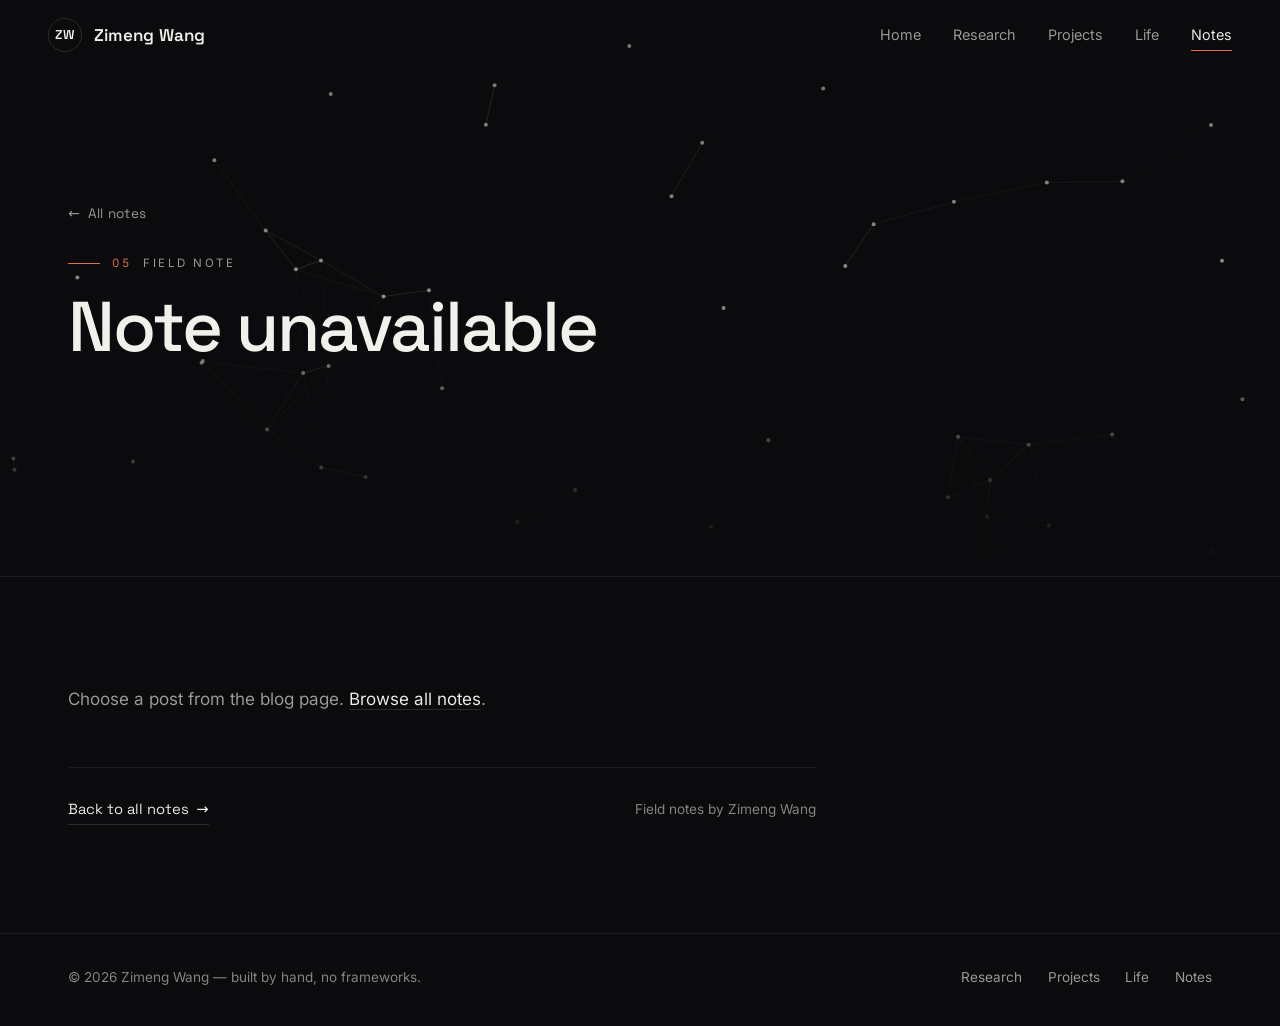
<file: post.html>
<!doctype html>
<html lang="en">
  <head>
    <meta charset="utf-8">
    <meta name="viewport" content="width=device-width, initial-scale=1">
    <meta name="description" content="A field note by Zimeng Wang — notes on robotics research, distance fields, motion planning, and robot learning.">
    <meta name="theme-color" content="#0b0b0d">
    <link rel="icon" type="image/svg+xml" href="assets/img/favicon.svg">
    <title>Note | Zimeng Wang</title>
    <link rel="preload" href="assets/fonts/SpaceGrotesk-var.woff2" as="font" type="font/woff2" crossorigin>
    <link rel="preload" href="assets/fonts/Inter-var.woff2" as="font" type="font/woff2" crossorigin>
    <link rel="stylesheet" href="assets/css/studio.css?v=4">
    <script defer src="assets/js/studio.js?v=4"></script>
    <style>
      /* Post reader — page-specific styles */
      .back-link {
        display: inline-flex;
        align-items: center;
        gap: 0.5rem;
        margin-bottom: 1.8rem;
        font-family: var(--font-display);
        font-size: 0.85rem;
        letter-spacing: 0.02em;
        color: var(--ink-dim);
        transition: color 0.25s;
      }
      .back-link::before {
        content: '←';
        transition: transform 0.25s var(--ease-out);
      }
      .back-link:hover { color: var(--accent-bright); }
      .back-link:hover::before { transform: translateX(-4px); }

      /* Post titles are sentence-length: tune the hero scale down a notch. */
      .page-hero h1 {
        font-size: clamp(2.3rem, 5.6vw, 4.4rem);
        max-width: 24ch;
      }
      .post-meta {
        display: flex;
        flex-wrap: wrap;
        align-items: center;
        gap: 0.5rem;
        margin-top: 1.6rem;
      }
      .post-meta time {
        margin-right: 0.6rem;
        font-family: var(--font-display);
        font-size: 0.85rem;
        color: var(--ink-soft);
        font-variant-numeric: tabular-nums;
        white-space: nowrap;
      }
      .post-body .prose > :first-child { margin-top: 0; }
      .post-footnav {
        max-width: 68ch;
        margin-top: clamp(2.5rem, 6vh, 4rem);
        padding-top: 1.8rem;
        border-top: 1px solid var(--hair-soft);
        display: flex;
        justify-content: space-between;
        align-items: baseline;
        gap: 1rem;
        flex-wrap: wrap;
      }
      .post-footnav p {
        font-size: 0.85rem;
        color: var(--ink-soft);
      }
    </style>
  </head>
  <body data-page="post">
    <a class="skip-link" href="#main">Skip to content</a>

    <header class="site-header">
      <a class="brand" href="index.html" aria-label="Zimeng Wang home">
        <span class="brand__mark">ZW</span>
        <span class="brand__text">Zimeng Wang</span>
      </a>
      <nav class="site-nav" aria-label="Primary navigation">
        <a href="index.html">Home</a>
        <a href="research.html">Research</a>
        <a href="projects.html">Projects</a>
        <a href="interests.html">Life</a>
        <a href="blog.html" class="is-active">Notes</a>
      </nav>
      <button class="nav-toggle" aria-label="Open navigation" aria-expanded="false"><span></span><span></span></button>
    </header>
    <div class="nav-overlay">
      <a href="index.html">Home</a><a href="research.html">Research</a><a href="projects.html">Projects</a><a href="interests.html">Life</a><a href="blog.html">Notes</a>
    </div>

    <main id="main">
      <section class="page-hero">
        <div class="shell" data-reveal>
          <a class="back-link" href="blog.html">All notes</a>
          <p class="eyebrow"><span class="eyebrow__idx">05</span> Field note</p>
          <h1 data-post-title>Loading note…</h1>
          <p class="lead" data-post-excerpt hidden></p>
          <div class="post-meta" data-post-meta hidden>
            <time data-post-date></time>
            <span class="chip chip--accent" data-post-audience hidden></span>
            <span data-post-tags style="display: contents;"></span>
          </div>
        </div>
      </section>

      <section class="section section--hairline">
        <div class="shell">
          <article class="post-body" data-post-detail data-reveal style="--reveal-order: 1;">
            <div class="prose" data-post-content>
              <p class="muted">Loading note…</p>
            </div>
          </article>
          <nav class="post-footnav" aria-label="Post navigation" data-reveal style="--reveal-order: 2;">
            <a class="text-link" href="blog.html">Back to all notes</a>
            <p>Field notes by Zimeng Wang</p>
          </nav>
        </div>
      </section>
    </main>

    <footer class="site-footer"><div class="shell">
      <p>&copy; <span data-current-year></span> Zimeng Wang — built by hand, no frameworks.</p>
      <div class="footer-links"><a href="research.html">Research</a><a href="projects.html">Projects</a><a href="interests.html">Life</a><a href="blog.html">Notes</a></div>
    </div></footer>

    <script>
      /* Post rendering pipeline, ported from assets/js/site.js so the title
         can live in the page hero: fetch posts.json → find ?post=SLUG →
         fetch the markdown file → render → inject into the .prose body. */
      (function () {
        "use strict";
        var postsPath = "data/posts.json";

        document.addEventListener("DOMContentLoaded", function () {
          var titleEl = document.querySelector("[data-post-title]");
          var contentEl = document.querySelector("[data-post-content]");
          if (!titleEl || !contentEl) return;
          renderPostDetail(titleEl, contentEl);
        });

        async function renderPostDetail(titleEl, contentEl) {
          var slug = new URLSearchParams(window.location.search).get("post");
          if (!slug) {
            showError(titleEl, contentEl, "Choose a post from the blog page.");
            return;
          }
          try {
            var posts = await getJson(postsPath);
            var post = posts.find(function (item) { return item.slug === slug; });
            if (!post) {
              showError(titleEl, contentEl, "Post not found.");
              return;
            }
            var response = await fetch(post.file, { cache: "no-cache" });
            if (!response.ok) throw new Error("Unable to load post file.");
            var markdown = await response.text();

            document.title = post.title + " | Zimeng Wang";
            var desc = document.querySelector('meta[name="description"]');
            if (desc && post.excerpt) desc.setAttribute("content", post.excerpt);

            titleEl.textContent = post.title;
            fillHeroMeta(post);

            var body = stripFrontMatter(markdown);
            body = stripLeadingTitle(body, post.title);
            contentEl.innerHTML = renderMarkdown(body);
          } catch (error) {
            showError(titleEl, contentEl, "Post could not be loaded.");
          }
        }

        function fillHeroMeta(post) {
          var excerptEl = document.querySelector("[data-post-excerpt]");
          if (excerptEl && post.excerpt) {
            excerptEl.textContent = post.excerpt;
            excerptEl.hidden = false;
          }
          var metaEl = document.querySelector("[data-post-meta]");
          if (!metaEl) return;
          var dateEl = metaEl.querySelector("[data-post-date]");
          if (dateEl && post.date) {
            dateEl.setAttribute("datetime", post.date);
            dateEl.textContent = formatDate(post.date);
          }
          var audienceEl = metaEl.querySelector("[data-post-audience]");
          if (audienceEl) {
            audienceEl.textContent = post.audience || "General";
            audienceEl.hidden = false;
          }
          var tagsEl = metaEl.querySelector("[data-post-tags]");
          if (tagsEl && Array.isArray(post.tags)) {
            tagsEl.textContent = "";
            post.tags.forEach(function (tag) {
              var chip = document.createElement("span");
              chip.className = "chip";
              chip.textContent = tag;
              tagsEl.appendChild(chip);
            });
          }
          metaEl.hidden = false;
        }

        function showError(titleEl, contentEl, message) {
          titleEl.textContent = "Note unavailable";
          contentEl.innerHTML = "";
          var p = document.createElement("p");
          p.className = "muted";
          p.textContent = message + " ";
          var a = document.createElement("a");
          a.href = "blog.html";
          a.textContent = "Browse all notes";
          p.appendChild(a);
          p.appendChild(document.createTextNode("."));
          contentEl.appendChild(p);
        }

        async function getJson(path) {
          var response = await fetch(path, { cache: "no-cache" });
          if (!response.ok) throw new Error("Unable to load " + path);
          return response.json();
        }

        function formatDate(value) {
          if (!value) return "";
          var date = new Date(value + "T00:00:00");
          return new Intl.DateTimeFormat("en", {
            year: "numeric",
            month: "short",
            day: "numeric"
          }).format(date);
        }

        function stripFrontMatter(markdown) {
          return markdown.replace(/^---[\s\S]*?---\s*/, "");
        }

        /* The hero already shows the title; drop a leading `# Title` heading
           from the markdown only when it duplicates it exactly. */
        function stripLeadingTitle(markdown, title) {
          var match = markdown.match(/^\s*#\s+(.+)\s*\n/);
          if (match && match[1].trim() === String(title).trim()) {
            return markdown.slice(match[0].length);
          }
          return markdown;
        }

        function renderMarkdown(markdown) {
          var lines = markdown.replace(/\r\n/g, "\n").split("\n");
          var html = [];
          var paragraph = [];
          var listItems = [];
          var inCode = false;
          var codeLines = [];

          function flushParagraph() {
            if (paragraph.length) {
              html.push("<p>" + inlineMarkdown(paragraph.join(" ")) + "</p>");
              paragraph = [];
            }
          }

          function flushList() {
            if (listItems.length) {
              html.push("<ul>" + listItems.map(function (item) {
                return "<li>" + inlineMarkdown(item) + "</li>";
              }).join("") + "</ul>");
              listItems = [];
            }
          }

          lines.forEach(function (line) {
            var trimmed = line.trim();

            if (trimmed.startsWith("```")) {
              if (inCode) {
                html.push("<pre><code>" + escapeHtml(codeLines.join("\n")) + "</code></pre>");
                codeLines = [];
                inCode = false;
              } else {
                flushParagraph();
                flushList();
                inCode = true;
              }
              return;
            }

            if (inCode) {
              codeLines.push(line);
              return;
            }

            if (!trimmed) {
              flushParagraph();
              flushList();
              return;
            }

            var heading = trimmed.match(/^(#{1,3})\s+(.+)$/);
            if (heading) {
              flushParagraph();
              flushList();
              var level = heading[1].length;
              html.push("<h" + level + ">" + inlineMarkdown(heading[2]) + "</h" + level + ">");
              return;
            }

            if (trimmed.startsWith("> ")) {
              flushParagraph();
              flushList();
              html.push("<blockquote><p>" + inlineMarkdown(trimmed.slice(2)) + "</p></blockquote>");
              return;
            }

            var listMatch = trimmed.match(/^[-*]\s+(.+)$/);
            if (listMatch) {
              flushParagraph();
              listItems.push(listMatch[1]);
              return;
            }

            paragraph.push(trimmed);
          });

          flushParagraph();
          flushList();
          if (inCode) {
            html.push("<pre><code>" + escapeHtml(codeLines.join("\n")) + "</code></pre>");
          }
          return html.join("\n");
        }

        function inlineMarkdown(value) {
          var codeSpans = [];
          var html = escapeHtml(value).replace(/`([^`]+)`/g, function (_, code) {
            var token = "\u0000CODE" + codeSpans.length + "\u0000";
            codeSpans.push("<code>" + escapeHtml(code) + "</code>");
            return token;
          });

          html = html.replace(/!\[([^\]]*)\]\(([^)]+)\)/g, function (_, alt, url) {
            return '<img src="' + safeUrl(url) + '" alt="' + escapeAttribute(alt) + '" loading="lazy">';
          });
          html = html.replace(/\[([^\]]+)\]\(([^)]+)\)/g, function (_, label, url) {
            return '<a href="' + safeUrl(url) + '" rel="noopener noreferrer">' + label + "</a>";
          });
          html = html.replace(/\*\*([^*]+)\*\*/g, "<strong>$1</strong>");
          html = html.replace(/\*([^*]+)\*/g, "<em>$1</em>");

          codeSpans.forEach(function (code, index) {
            html = html.replace("\u0000CODE" + index + "\u0000", code);
          });
          return html;
        }

        function safeUrl(value) {
          var url = String(value || "").trim();
          if (!url) return "#";
          if (/^(https?:|mailto:|#|\/|\.\/|\.\.\/)/i.test(url)) {
            return escapeAttribute(url);
          }
          if (/^[a-z][a-z0-9+.-]*:/i.test(url)) {
            return "#";
          }
          return escapeAttribute(url);
        }

        function escapeHtml(value) {
          return String(value || "")
            .replace(/&/g, "&amp;")
            .replace(/</g, "&lt;")
            .replace(/>/g, "&gt;")
            .replace(/"/g, "&quot;")
            .replace(/'/g, "&#039;");
        }

        function escapeAttribute(value) {
          return escapeHtml(value).replace(/`/g, "&#096;");
        }
      })();
    </script>
  </body>
</html>
</file>
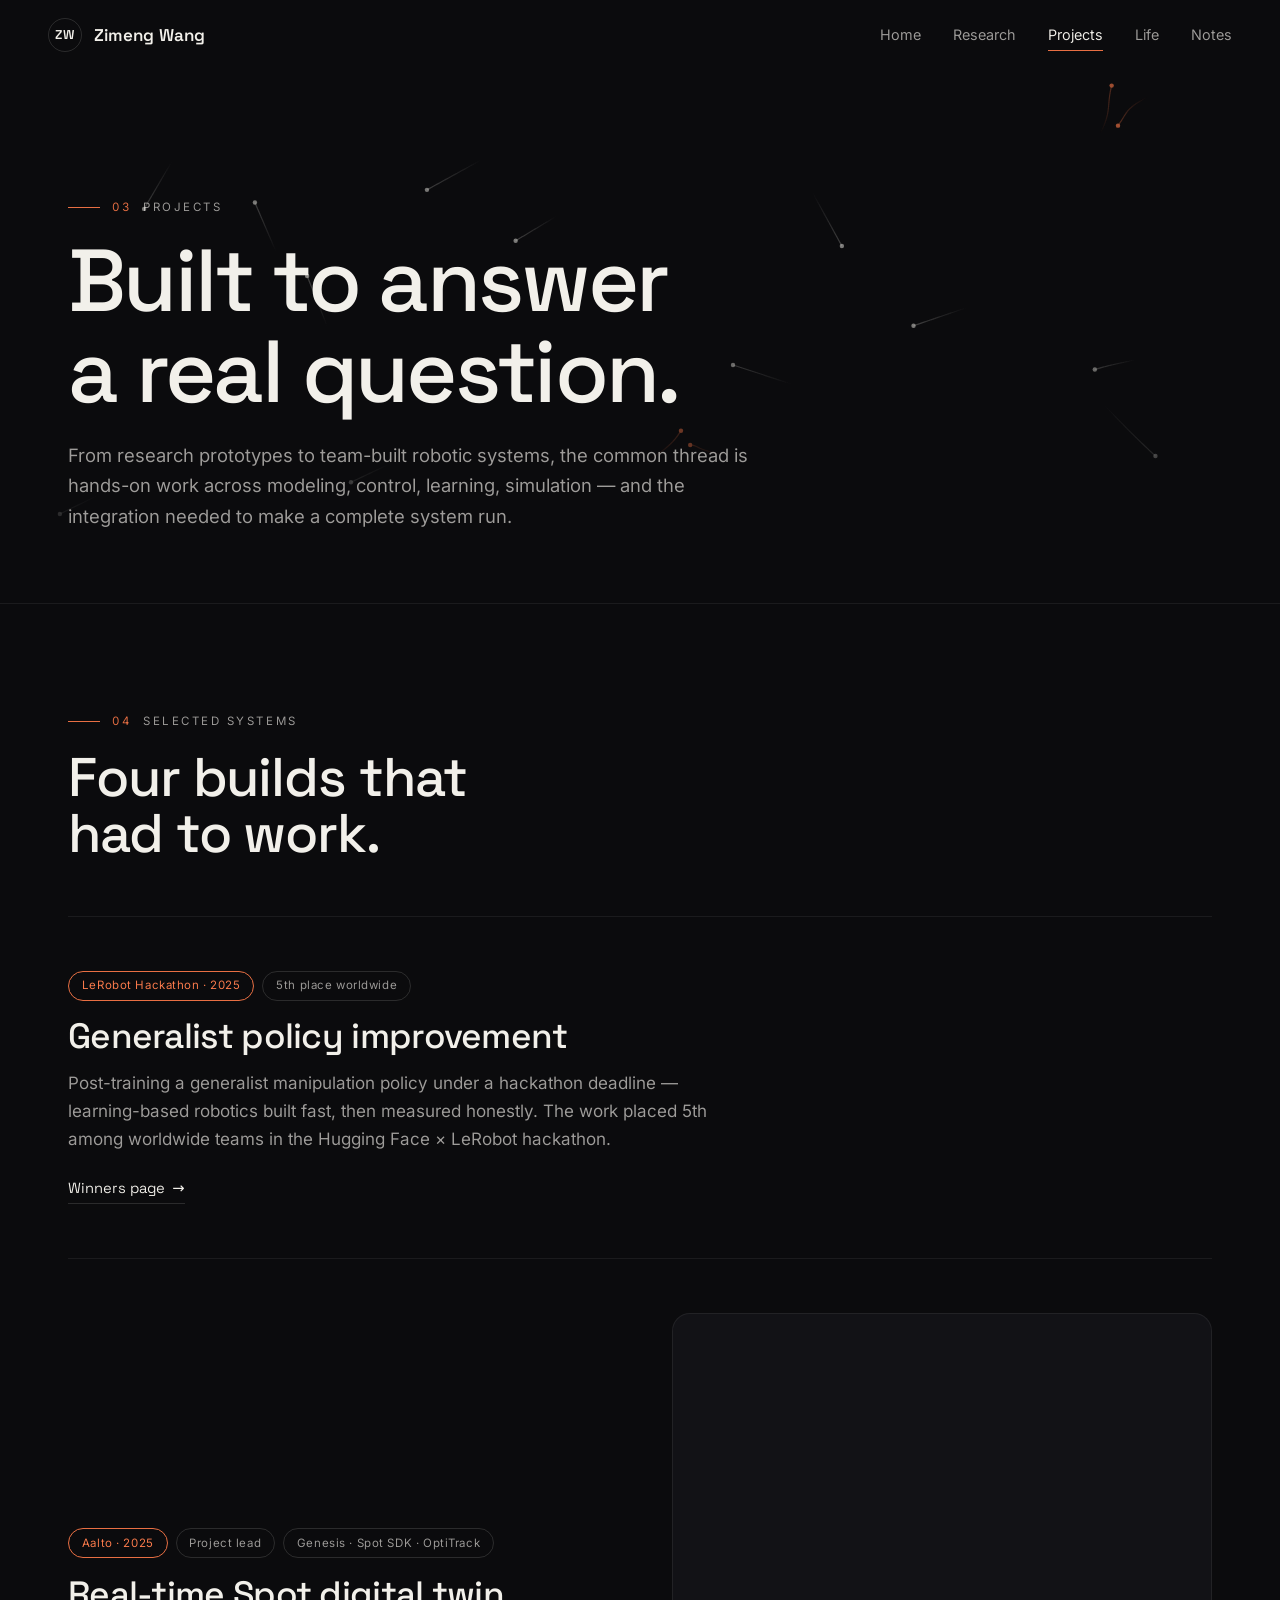
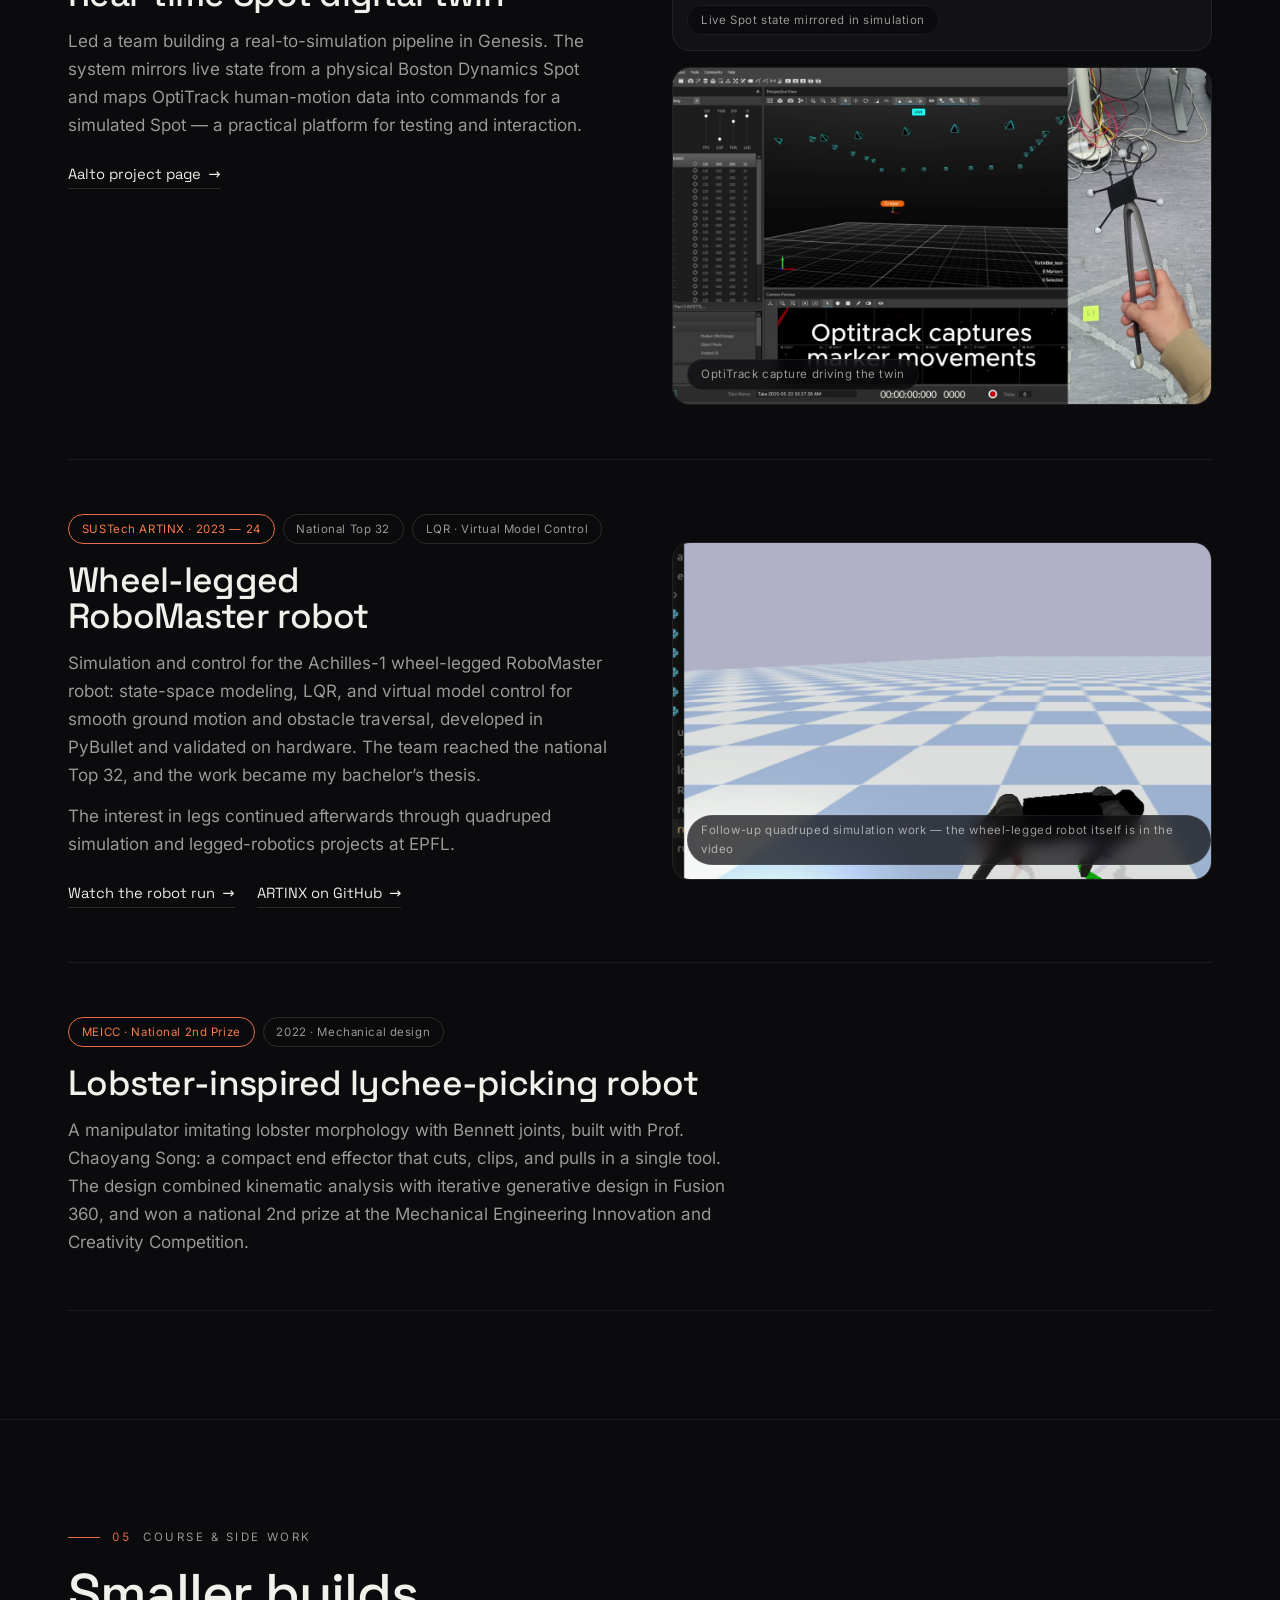
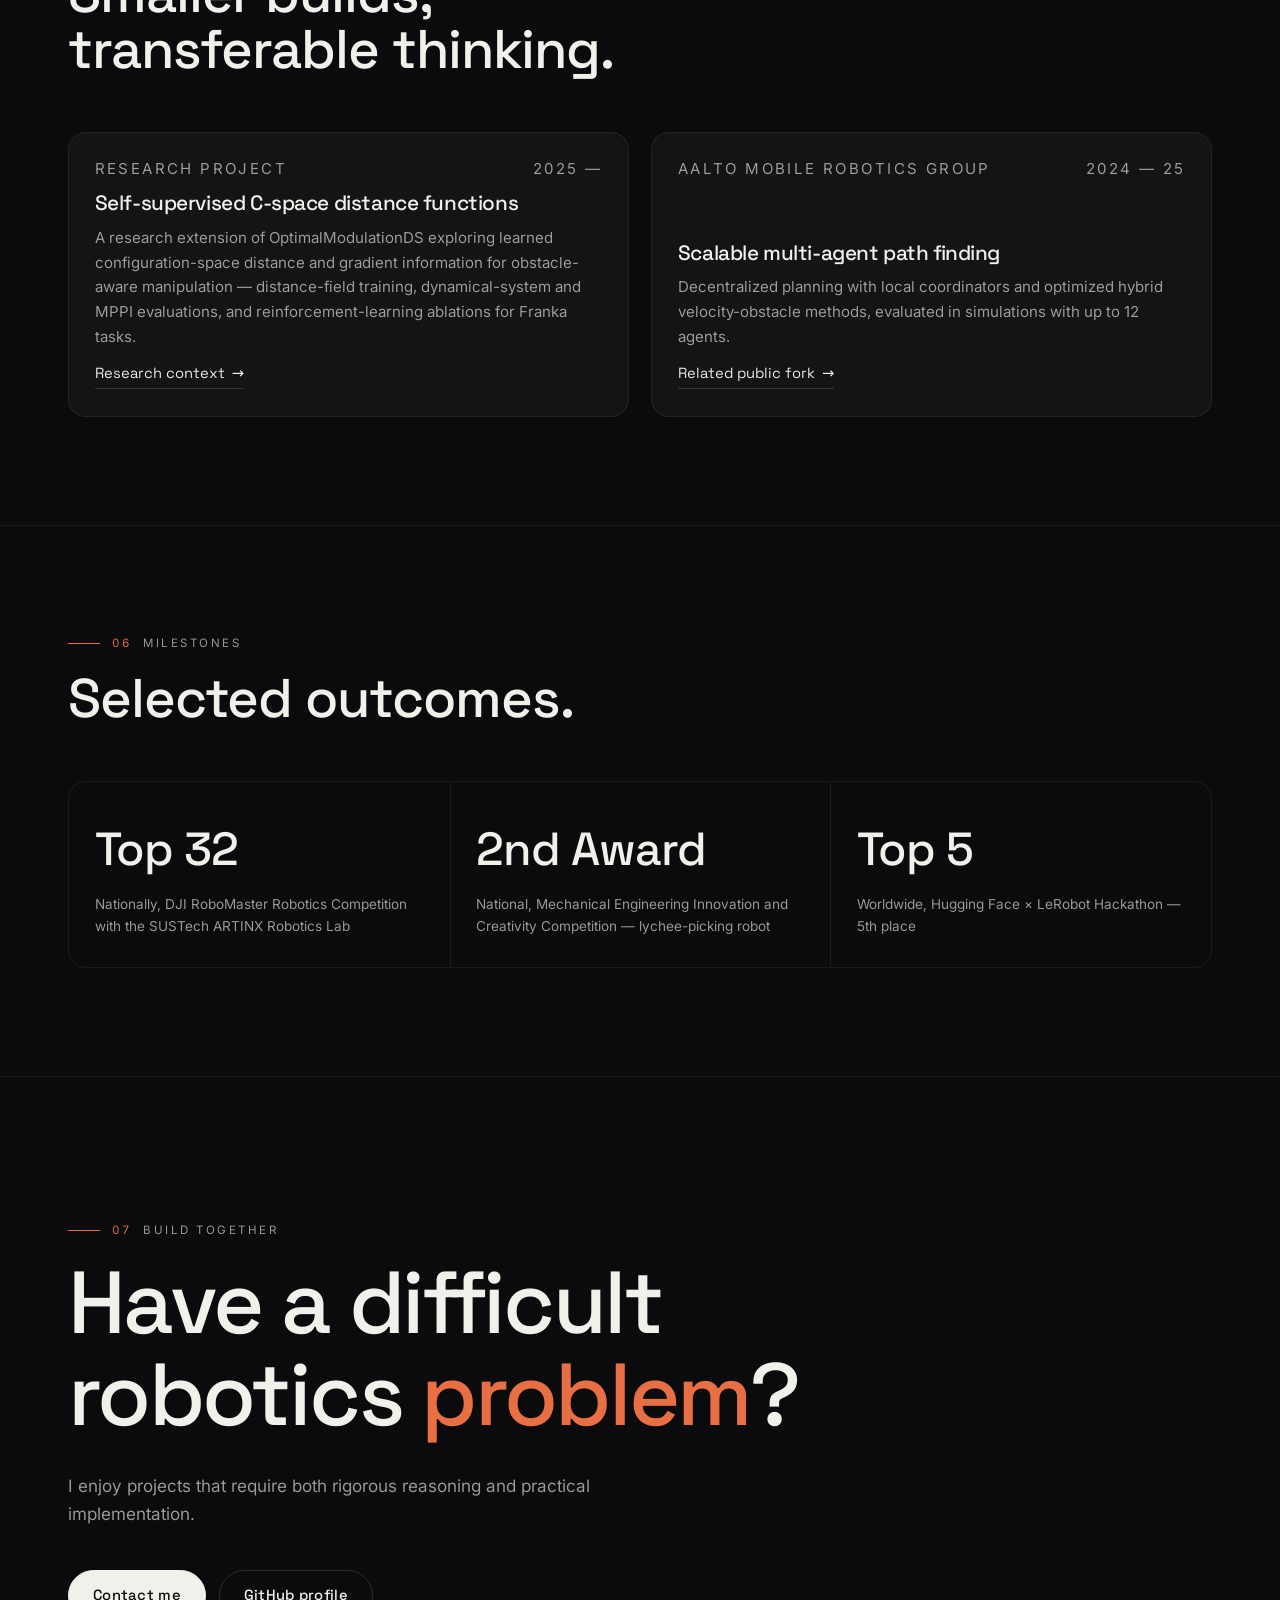
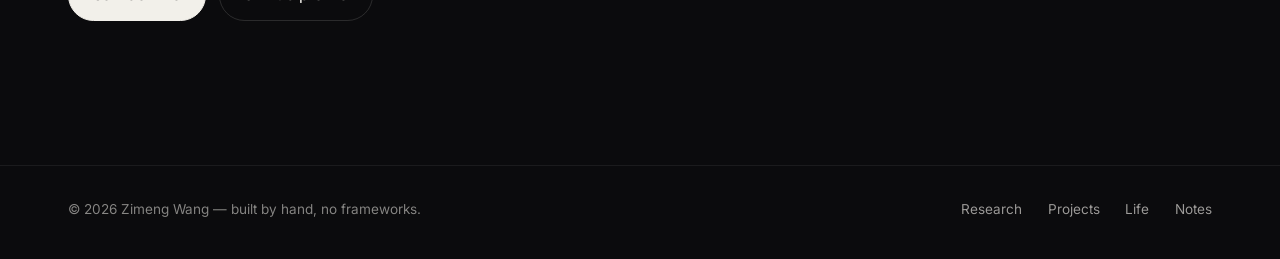
<file: projects.html>
<!doctype html>
<html lang="en">
  <head>
    <meta charset="utf-8">
    <meta name="viewport" content="width=device-width, initial-scale=1">
    <meta name="description" content="Robotics projects by Zimeng Wang — a generalist manipulation policy from the LeRobot hackathon, a real-time Spot digital twin, a wheel-legged RoboMaster robot, and a lobster-inspired lychee-picking robot.">
    <meta name="theme-color" content="#0b0b0d">
    <link rel="icon" type="image/svg+xml" href="assets/img/favicon.svg">
    <title>Projects | Zimeng Wang</title>
    <link rel="stylesheet" href="assets/css/studio.css?v=4">
    <script defer src="assets/js/studio.js?v=4"></script>
    <style>
      /* Page-specific: anchor offset under the fixed header */
      .research-entry[id] { scroll-margin-top: 5.5rem; }

      /* Extra-wide side-by-side comparison video (1280x480) */
      .media-frame--wide video { aspect-ratio: 8 / 3; }

      /* Two stacked media frames in one entry column */
      .media-duo {
        display: grid;
        gap: 1rem;
        align-self: start;
      }

      /* Three-column milestones strip */
      .stat-row--three { grid-template-columns: repeat(3, 1fr); }
      @media (max-width: 960px) {
        .stat-row--three { grid-template-columns: 1fr; }
        .stat-row--three .stat { border-left: 0; border-top: 1px solid var(--hair-soft); }
        .stat-row--three .stat:first-child { border-top: 0; }
      }
    </style>
  </head>
  <body data-page="projects">
    <a class="skip-link" href="#main">Skip to content</a>

    <header class="site-header">
      <a class="brand" href="index.html" aria-label="Zimeng Wang home">
        <span class="brand__mark">ZW</span>
        <span class="brand__text">Zimeng Wang</span>
      </a>
      <nav class="site-nav" aria-label="Primary navigation">
        <a href="index.html">Home</a>
        <a href="research.html">Research</a>
        <a href="projects.html" class="is-active">Projects</a>
        <a href="interests.html">Life</a>
        <a href="blog.html">Notes</a>
      </nav>
      <button class="nav-toggle" aria-label="Open navigation" aria-expanded="false"><span></span><span></span></button>
    </header>
    <div class="nav-overlay">
      <a href="index.html">Home</a><a href="research.html">Research</a><a href="projects.html">Projects</a><a href="interests.html">Life</a><a href="blog.html">Notes</a>
    </div>

    <main id="main">
      <section class="page-hero">
        <div class="shell" data-reveal>
          <p class="eyebrow"><span class="eyebrow__idx">03</span> Projects</p>
          <h1>Built to answer a real question.</h1>
          <p class="lead">
            From research prototypes to team-built robotic systems, the common thread is hands-on
            work across modeling, control, learning, simulation — and the integration needed to
            make a complete system run.
          </p>
        </div>
      </section>

      <section class="section section--hairline" aria-label="Selected systems">
        <div class="shell">
          <div class="section-head" data-reveal>
            <div>
              <p class="eyebrow"><span class="eyebrow__idx">04</span> Selected systems</p>
              <h2>Four builds that had to work.</h2>
            </div>
          </div>

          <article class="research-entry research-entry--single" data-reveal>
            <div class="research-entry__body">
              <div class="research-entry__meta">
                <span class="chip chip--accent">LeRobot Hackathon · 2025</span>
                <span class="chip">5th place worldwide</span>
              </div>
              <h3>Generalist policy improvement</h3>
              <p>
                Post-training a generalist manipulation policy under a hackathon deadline —
                learning-based robotics built fast, then measured honestly. The work placed
                5th among worldwide teams in the Hugging Face &times; LeRobot hackathon.
              </p>
              <!-- To add your own demo video: drop the file in assets/media/ and paste a
                   <figure class="media-frame ..."> block here (copy one from the Spot entry below),
                   then remove the "research-entry--single" class from the <article> above. -->
              <div class="research-entry__links">
                <a class="text-link" href="https://huggingface.co/spaces/LeRobot-worldwide-hackathon/all-winners" rel="noopener noreferrer">Winners page</a>
              </div>
            </div>
          </article>

          <article class="research-entry research-entry--flip" id="spot" data-reveal>
            <div class="research-entry__body">
              <div class="research-entry__meta">
                <span class="chip chip--accent">Aalto · 2025</span>
                <span class="chip">Project lead</span>
                <span class="chip">Genesis · Spot SDK · OptiTrack</span>
              </div>
              <h3>Real-time Spot digital twin</h3>
              <p>
                Led a team building a real-to-simulation pipeline in Genesis. The system mirrors
                live state from a physical Boston Dynamics Spot and maps OptiTrack human-motion
                data into commands for a simulated Spot — a practical platform for testing and
                interaction.
              </p>
              <div class="research-entry__links">
                <a class="text-link" href="https://wiki.aalto.fi/display/AEEproject/Digital%2Btwin%2Bplatform%2Bwith%2BSpot%2Brobot%2Bfor%2Bmobile%2Bmanipulation%2Btasks" rel="noopener noreferrer">Aalto project page</a>
              </div>
            </div>
            <div class="media-duo research-entry__media">
              <figure class="media-frame">
                <video data-autoplay muted loop playsinline preload="metadata" src="assets/media/spot_digital_twin.mp4" aria-label="Spot digital twin mirroring live robot motion in simulation"></video>
                <figcaption>Live Spot state mirrored in simulation</figcaption>
              </figure>
              <figure class="media-frame">
                <img src="assets/img/spot-digital-twin.jpg" alt="OptiTrack motion capture used to drive the Spot digital twin" loading="lazy">
                <figcaption>OptiTrack capture driving the twin</figcaption>
              </figure>
            </div>
          </article>

          <article class="research-entry" id="locomotion" data-reveal>
            <div class="research-entry__body">
              <div class="research-entry__meta">
                <span class="chip chip--accent">SUSTech ARTINX · 2023 — 24</span>
                <span class="chip">National Top 32</span>
                <span class="chip">LQR · Virtual Model Control</span>
              </div>
              <h3>Wheel-legged RoboMaster robot</h3>
              <p>
                Simulation and control for the Achilles-1 wheel-legged RoboMaster robot:
                state-space modeling, LQR, and virtual model control for smooth ground motion and
                obstacle traversal, developed in PyBullet and validated on hardware. The team
                reached the national Top 32, and the work became my bachelor&rsquo;s thesis.
              </p>
              <p>
                The interest in legs continued afterwards through quadruped simulation and
                legged-robotics projects at EPFL.
              </p>
              <div class="research-entry__links">
                <a class="text-link" href="https://www.bilibili.com/video/BV1wD421G7vK/" rel="noopener noreferrer">Watch the robot run</a>
                <a class="text-link" href="https://github.com/Sustech-Artinx" rel="noopener noreferrer">ARTINX on GitHub</a>
              </div>
            </div>
            <figure class="media-frame research-entry__media">
              <img src="assets/img/legged-robot.jpg" alt="Quadruped robot walking in a PyBullet simulation" loading="lazy">
              <figcaption>Follow-up quadruped simulation work — the wheel-legged robot itself is in the video</figcaption>
            </figure>
          </article>

          <article class="research-entry research-entry--single" data-reveal>
            <div class="research-entry__body">
              <div class="research-entry__meta">
                <span class="chip chip--accent">MEICC · National 2nd Prize</span>
                <span class="chip">2022 · Mechanical design</span>
              </div>
              <h3>Lobster-inspired lychee-picking robot</h3>
              <p>
                A manipulator imitating lobster morphology with Bennett joints, built with
                Prof. Chaoyang Song: a compact end effector that cuts, clips, and pulls in a
                single tool. The design combined kinematic analysis with iterative generative
                design in Fusion 360, and won a national 2nd prize at the Mechanical Engineering
                Innovation and Creativity Competition.
              </p>
            </div>
          </article>
        </div>
      </section>

      <section class="section section--hairline" aria-label="Course and side work">
        <div class="shell">
          <div class="section-head" data-reveal>
            <div>
              <p class="eyebrow"><span class="eyebrow__idx">05</span> Course &amp; side work</p>
              <h2>Smaller builds, transferable thinking.</h2>
            </div>
          </div>
          <div class="project-grid">
            <article class="project-card" data-reveal>
              <div class="project-card__body">
                <p class="project-card__meta"><span>Research project</span><span>2025 —</span></p>
                <h3>Self-supervised C-space distance functions</h3>
                <p>
                  A research extension of OptimalModulationDS exploring learned configuration-space
                  distance and gradient information for obstacle-aware manipulation — distance-field
                  training, dynamical-system and MPPI evaluations, and reinforcement-learning
                  ablations for Franka tasks.
                </p>
                <a class="text-link" href="research.html">Research context</a>
              </div>
            </article>
            <article class="project-card" data-reveal style="--reveal-order: 1;">
              <div class="project-card__body">
                <p class="project-card__meta"><span>Aalto Mobile Robotics Group</span><span>2024 — 25</span></p>
                <h3>Scalable multi-agent path finding</h3>
                <p>
                  Decentralized planning with local coordinators and optimized hybrid
                  velocity-obstacle methods, evaluated in simulations with up to 12 agents.
                </p>
                <a class="text-link" href="https://github.com/Pest1cide/rl_rvo" rel="noopener noreferrer">Related public fork</a>
              </div>
            </article>
          </div>
        </div>
      </section>

      <section class="section section--hairline" aria-label="Milestones">
        <div class="shell">
          <div class="section-head" data-reveal>
            <div>
              <p class="eyebrow"><span class="eyebrow__idx">06</span> Milestones</p>
              <h2>Selected outcomes.</h2>
            </div>
          </div>
          <div class="stat-row stat-row--three" data-reveal>
            <div class="stat">
              <strong>Top 32</strong>
              <p>Nationally, DJI RoboMaster Robotics Competition with the SUSTech ARTINX Robotics Lab</p>
            </div>
            <div class="stat">
              <strong>2nd Award</strong>
              <p>National, Mechanical Engineering Innovation and Creativity Competition — lychee-picking robot</p>
            </div>
            <div class="stat">
              <strong>Top 5</strong>
              <p>Worldwide, Hugging Face &times; LeRobot Hackathon — 5th place</p>
            </div>
          </div>
        </div>
      </section>

      <section class="contact section--hairline" aria-label="Contact">
        <div class="shell" data-reveal>
          <p class="eyebrow"><span class="eyebrow__idx">07</span> Build together</p>
          <h2>Have a difficult robotics <em>problem</em>?</h2>
          <p class="lead">I enjoy projects that require both rigorous reasoning and practical implementation.</p>
          <div class="contact__links">
            <a class="btn btn--solid" href="mailto:zimeng.wang@aalto.fi">Contact me</a>
            <a class="btn btn--ghost" href="https://github.com/Pest1cide" rel="noopener noreferrer">GitHub profile</a>
          </div>
        </div>
      </section>
    </main>

    <footer class="site-footer">
      <div class="shell">
        <p>&copy; <span data-current-year></span> Zimeng Wang — built by hand, no frameworks.</p>
        <div class="footer-links">
          <a href="research.html">Research</a>
          <a href="projects.html">Projects</a>
          <a href="interests.html">Life</a>
          <a href="blog.html">Notes</a>
        </div>
      </div>
    </footer>
  </body>
</html>
</file>
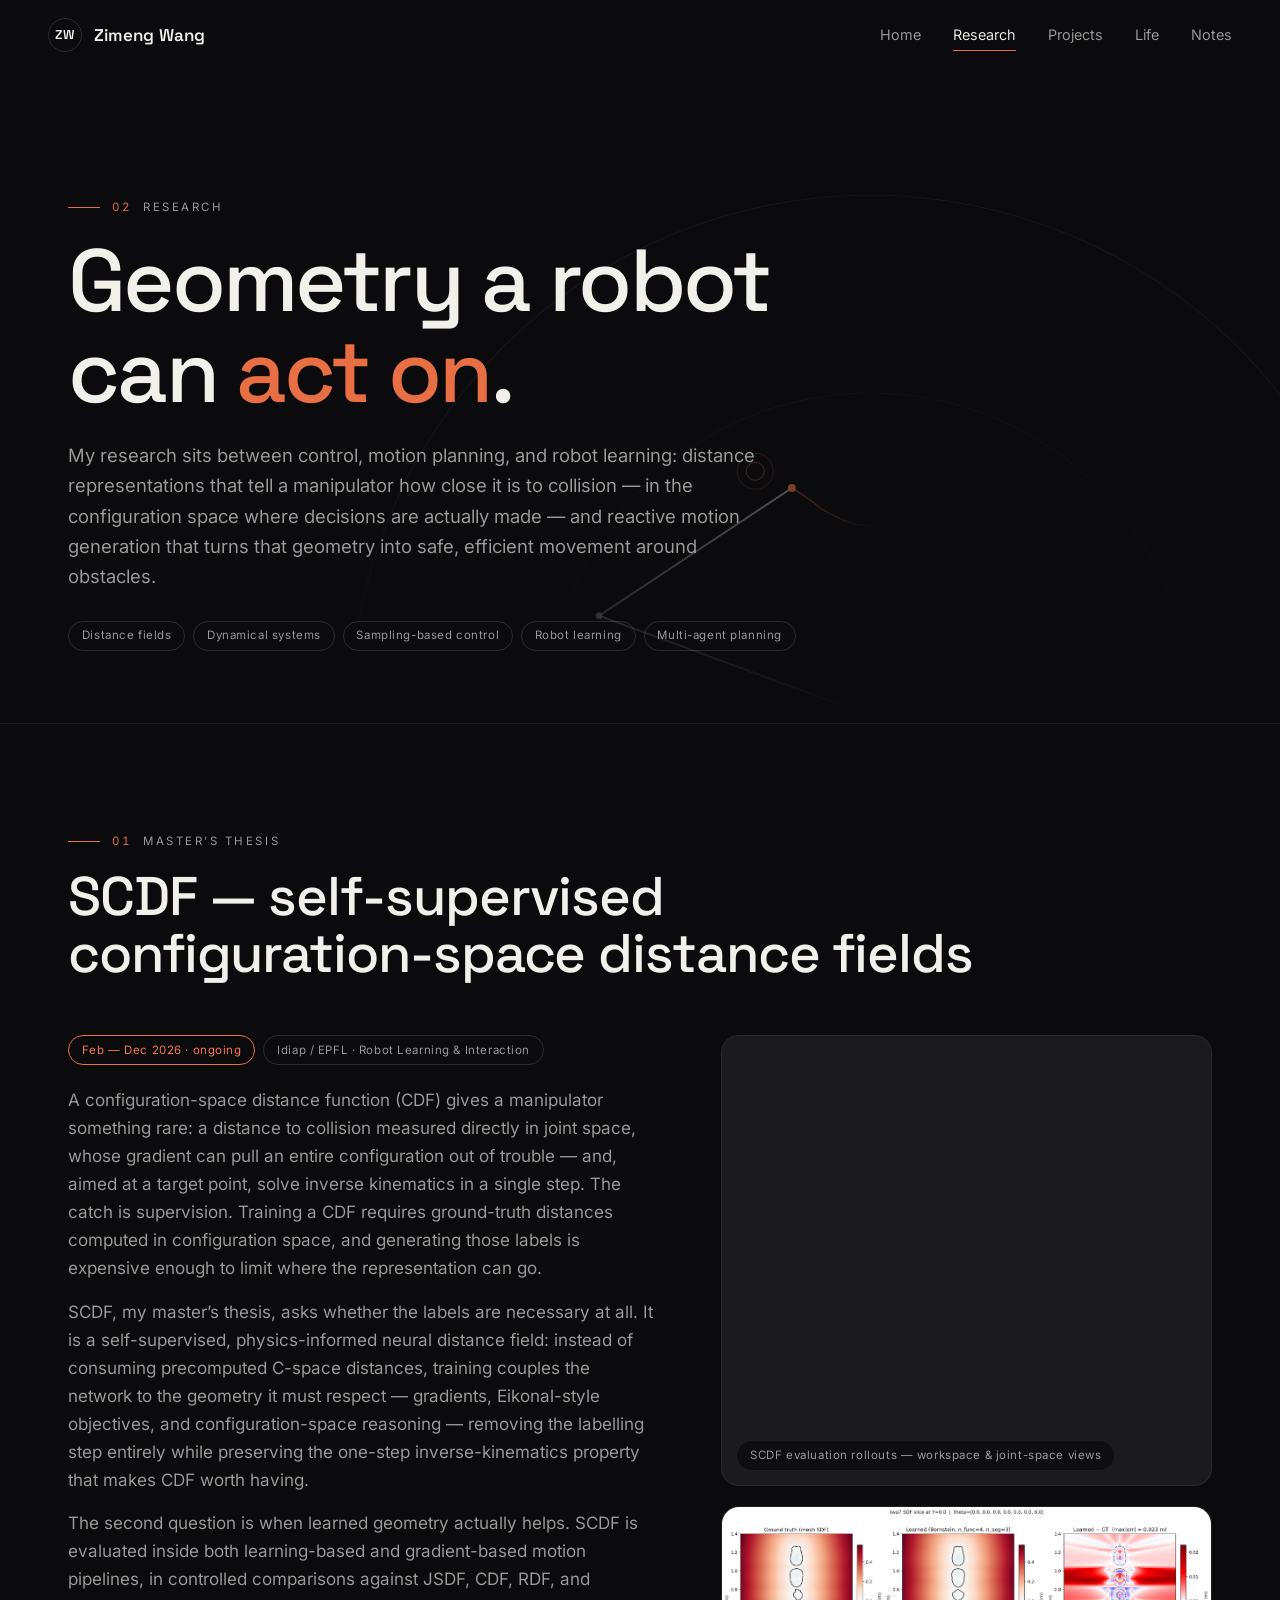
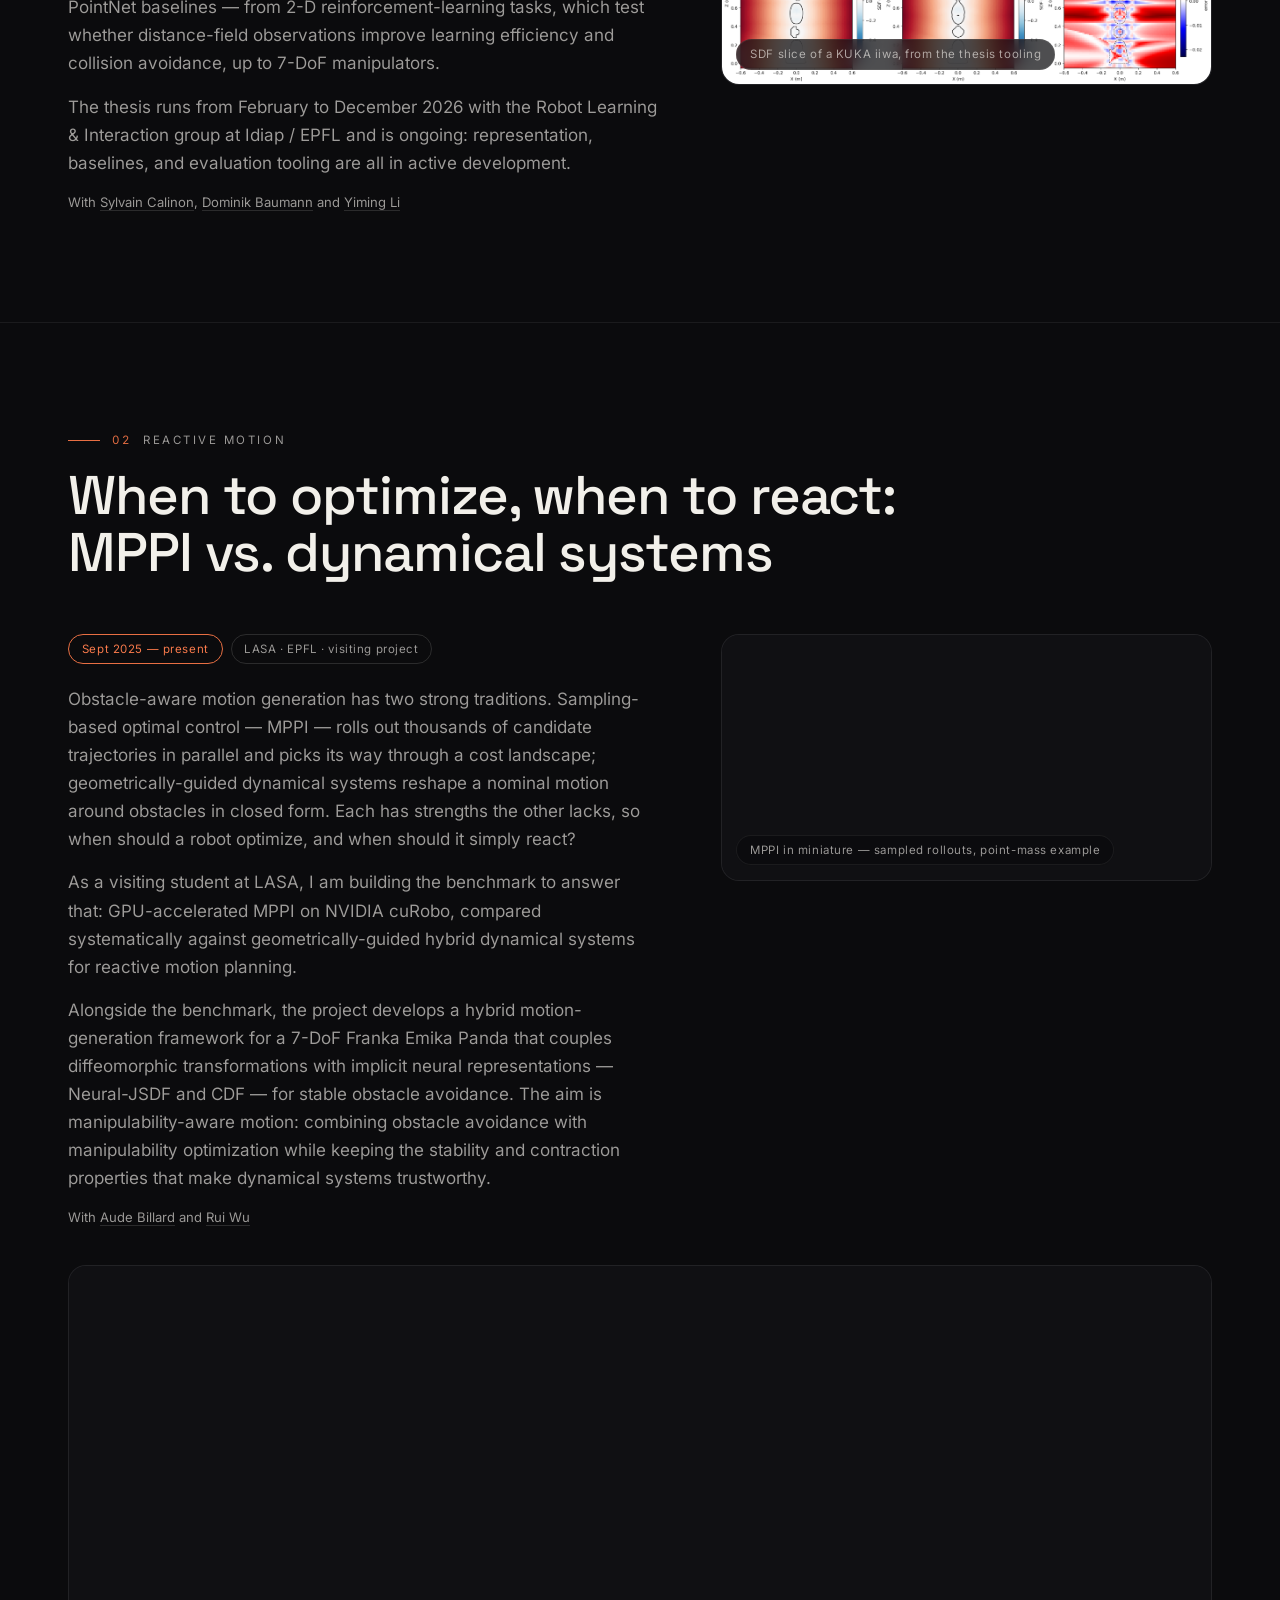
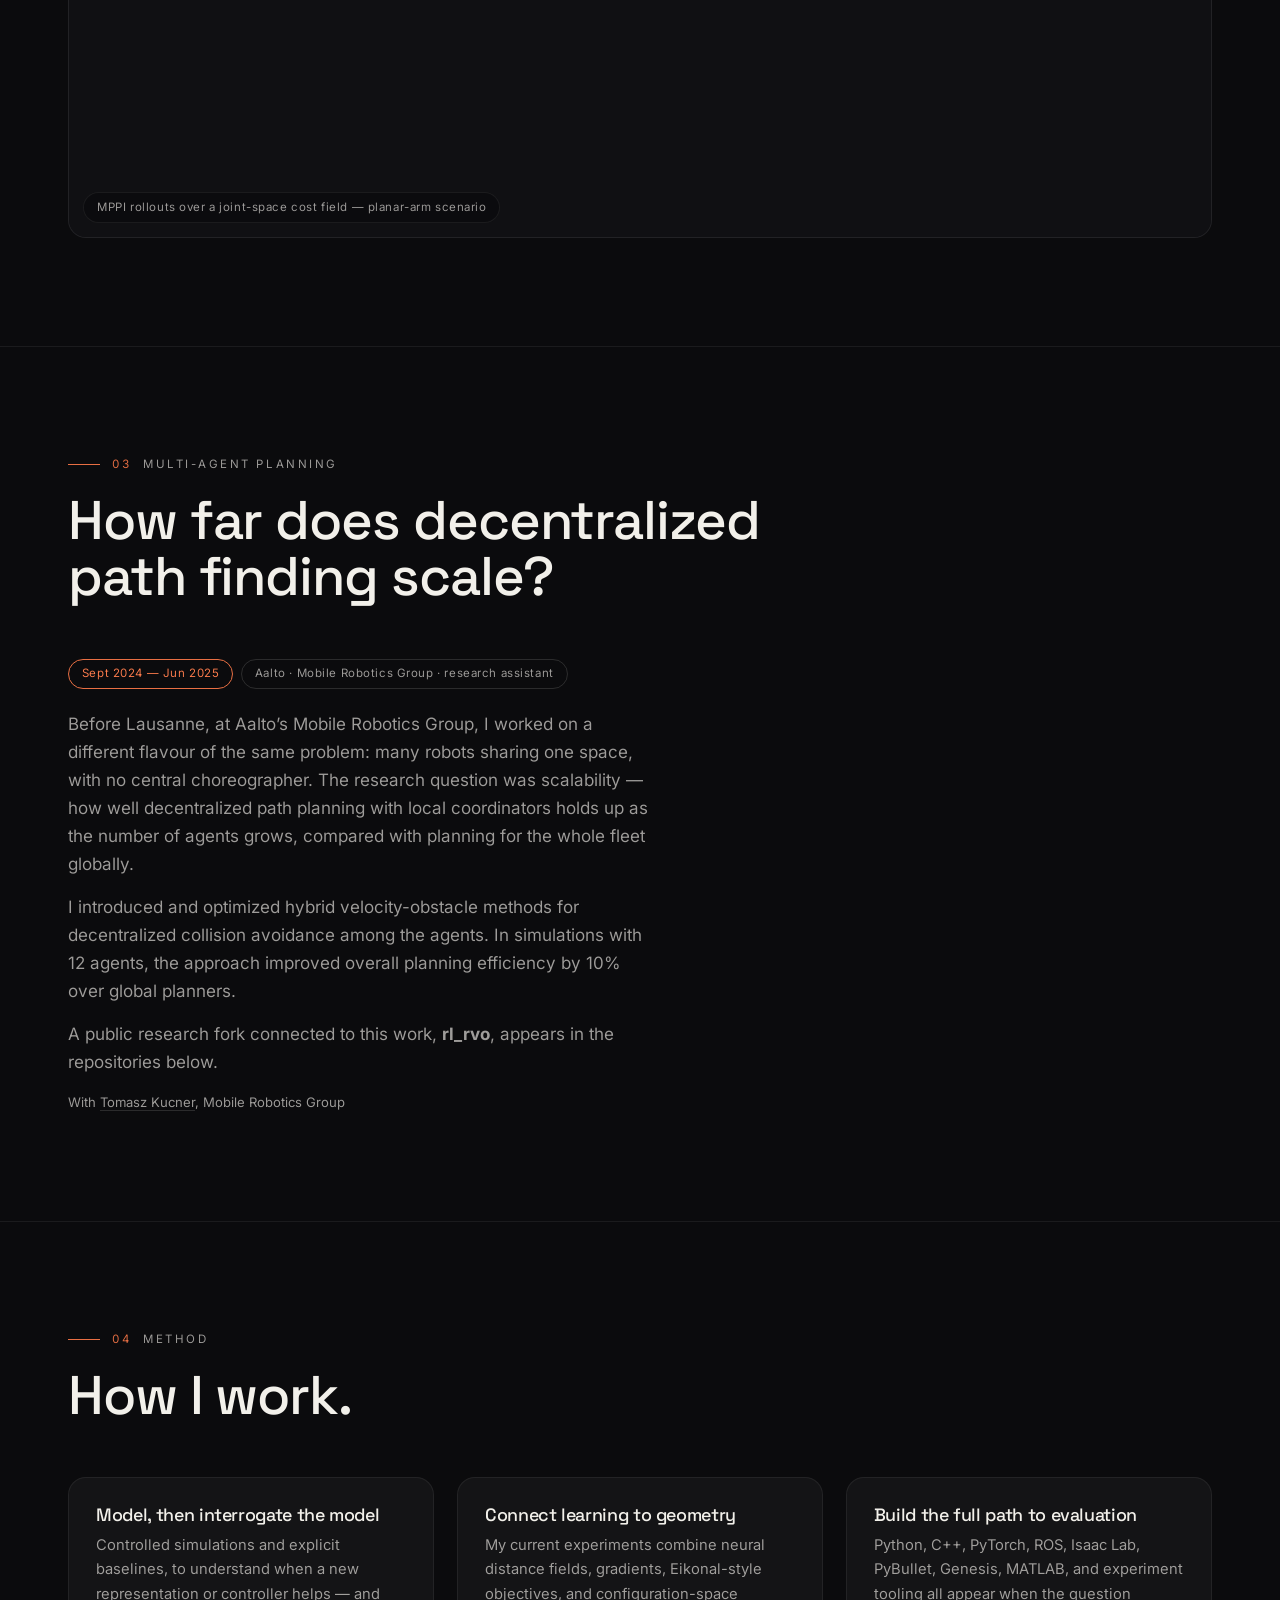
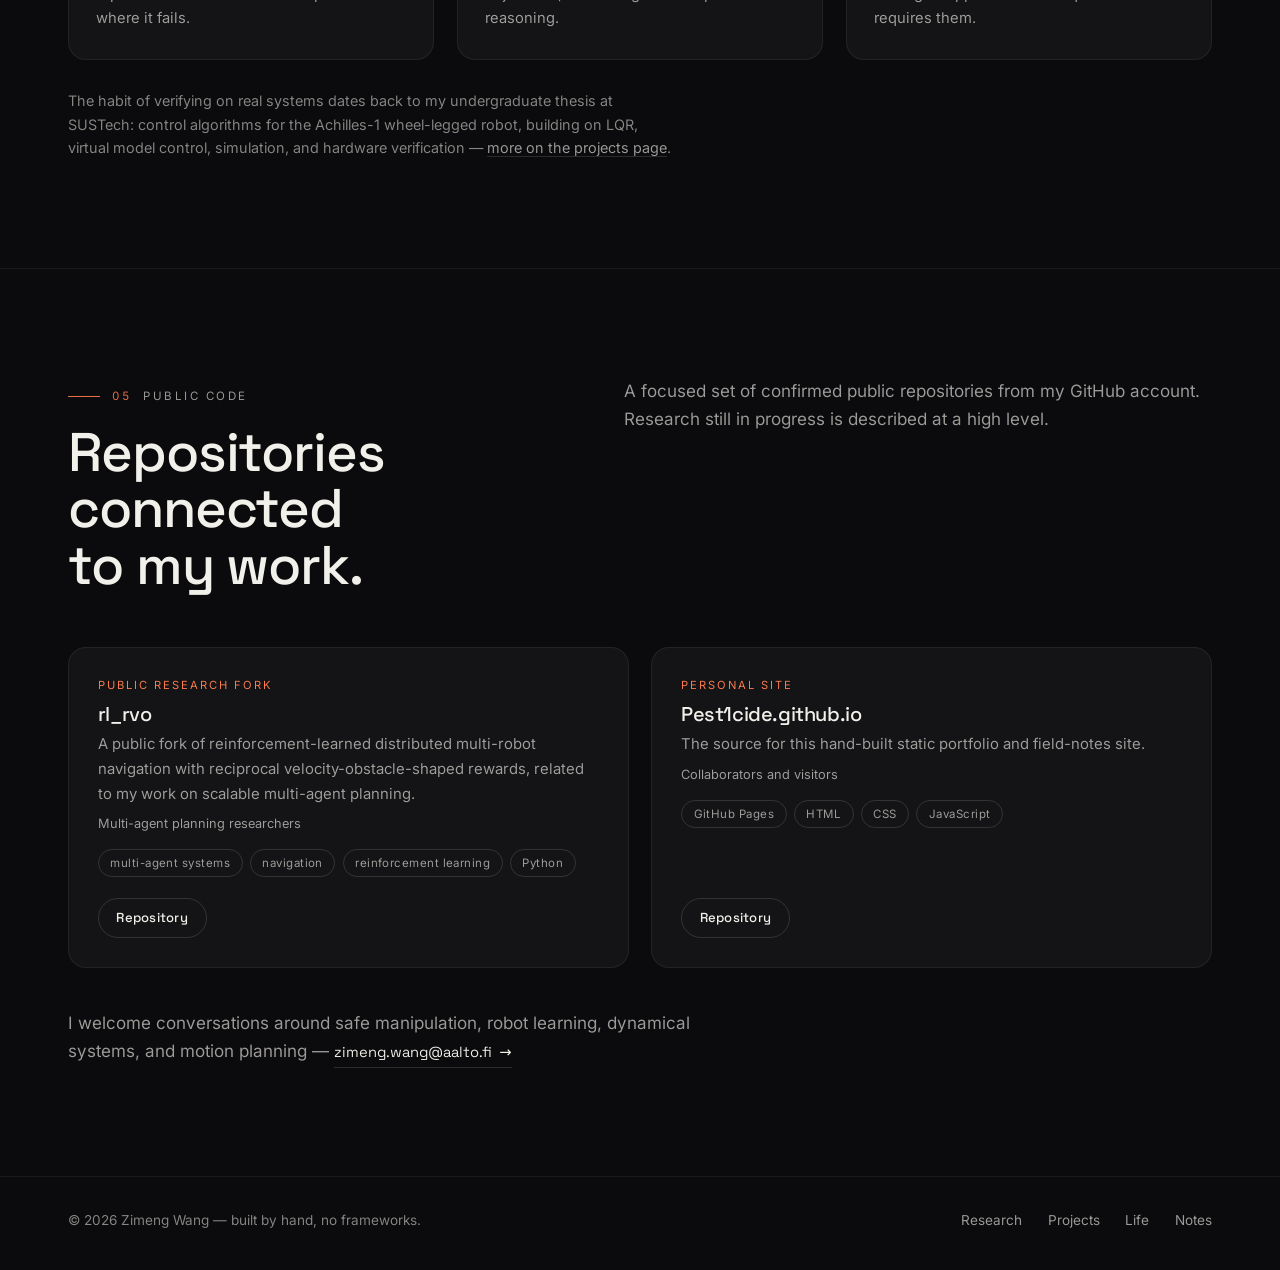
<file: research.html>
<!doctype html>
<html lang="en">
  <head>
    <meta charset="utf-8">
    <meta name="viewport" content="width=device-width, initial-scale=1">
    <meta name="description" content="Research by Zimeng Wang: self-supervised configuration-space distance functions (SCDF), benchmarking MPPI against reactive dynamical systems for obstacle-aware manipulation, and scalable multi-agent path finding.">
    <meta name="theme-color" content="#0b0b0d">
    <link rel="icon" type="image/svg+xml" href="assets/img/favicon.svg">
    <title>Research | Zimeng Wang</title>
    <link rel="stylesheet" href="assets/css/studio.css?v=4">
    <script defer src="assets/js/studio.js?v=4"></script>
    <script defer src="assets/js/site.js"></script>
    <style>
      /* ---- Page-specific: research.html ---- */
      .page-hero h1 em { font-style: normal; color: var(--accent); }
      .hero-chips { display: flex; flex-wrap: wrap; gap: 0.5rem; margin-top: 1.8rem; }

      .section-head h2 { max-width: 26ch; }

      .study {
        display: grid;
        grid-template-columns: minmax(0, 6fr) minmax(0, 5fr);
        gap: clamp(2rem, 5vw, 4.5rem);
        align-items: start;
      }
      .study__body p { color: var(--ink-dim); }
      .study__body p + p { margin-top: 0.95rem; }
      .study__meta { display: flex; flex-wrap: wrap; gap: 0.5rem; margin-bottom: 1.3rem; }
      .study__supervisors { margin-top: 1.4rem; font-size: 0.82rem; color: var(--ink-soft); }
      .study__supervisors a {
        color: var(--ink-dim);
        border-bottom: 1px solid var(--hair);
        transition: color 0.2s;
      }
      .study__supervisors a:hover { color: var(--accent-bright); }
      .study__media { display: grid; gap: 1.2rem; align-content: start; }
      .study__wide { margin-top: clamp(1.6rem, 4vh, 2.6rem); }

      /* Media tweaks: let wide research plots keep their native aspect */
      .study .media-frame--stack { grid-template-columns: 1fr; }
      .study .media-frame--stack video { aspect-ratio: 24 / 11; }
      .frame-natural video, .frame-natural img { aspect-ratio: auto; }

      .method-grid {
        display: grid;
        grid-template-columns: repeat(3, minmax(0, 1fr));
        gap: 1.4rem;
      }
      .method-card {
        padding: 1.7rem 1.7rem 1.8rem;
        border: 1px solid var(--hair-soft);
        border-radius: var(--radius);
        background: var(--panel);
        transition: background 0.3s, border-color 0.3s;
      }
      .method-card:hover { background: var(--panel-hover); border-color: var(--hair); }
      .method-card h3 { font-size: 1.12rem; margin-bottom: 0.55rem; }
      .method-card p { font-size: 0.92rem; color: var(--ink-dim); }
      .method-foot { margin-top: 1.8rem; font-size: 0.9rem; color: var(--ink-soft); max-width: 68ch; }
      .method-foot a {
        color: var(--ink-dim);
        border-bottom: 1px solid var(--hair);
        transition: color 0.2s;
      }
      .method-foot a:hover { color: var(--accent-bright); }

      /* Repo cards rendered by site.js into [data-repo-list] */
      .repo-list {
        display: grid;
        grid-template-columns: repeat(2, minmax(0, 1fr));
        gap: 1.4rem;
      }
      .repo-card {
        display: flex;
        flex-direction: column;
        justify-content: space-between;
        gap: 1.3rem;
        padding: 1.7rem 1.8rem 1.8rem;
        border: 1px solid var(--hair-soft);
        border-radius: var(--radius);
        background: var(--panel);
        transition: background 0.3s, border-color 0.3s;
      }
      .repo-card:hover { background: var(--panel-hover); border-color: var(--hair); }
      .repo-card .card__meta {
        font-size: 0.7rem;
        text-transform: uppercase;
        letter-spacing: 0.18em;
        color: var(--accent-bright);
        margin-bottom: 0.6rem;
      }
      .repo-card h3 { font-size: 1.25rem; margin-bottom: 0.5rem; }
      .repo-card p { font-size: 0.93rem; color: var(--ink-dim); }
      .repo-card .muted { margin-top: 0.45rem; font-size: 0.8rem; }
      .repo-card__topics {
        list-style: none;
        display: flex;
        flex-wrap: wrap;
        gap: 0.45rem;
        margin-top: 0.9rem;
        padding: 0;
      }
      .repo-card__topics .tag {
        padding: 0.24rem 0.72rem;
        border: 1px solid var(--hair);
        border-radius: 99px;
        font-size: 0.72rem;
        letter-spacing: 0.04em;
        color: var(--ink-dim);
        white-space: nowrap;
      }
      .repo-card .button {
        align-self: flex-start;
        display: inline-flex;
        align-items: center;
        gap: 0.6rem;
        padding: 0.5rem 1.1rem;
        border: 1px solid var(--hair);
        border-radius: 99px;
        font-family: var(--font-display);
        font-size: 0.82rem;
        font-weight: 500;
        letter-spacing: 0.02em;
        transition: border-color 0.3s, color 0.3s, transform 0.3s var(--ease-out);
      }
      .repo-card .button:hover {
        border-color: var(--accent);
        color: var(--accent-bright);
        transform: translateY(-2px);
      }
      .repo-outro { margin-top: 2.6rem; color: var(--ink-dim); max-width: 62ch; }

      @media (max-width: 960px) {
        .study { grid-template-columns: 1fr; }
        .method-grid { grid-template-columns: 1fr; }
        .repo-list { grid-template-columns: 1fr; }
      }
    </style>
  </head>
  <body data-page="research">
    <a class="skip-link" href="#main">Skip to content</a>

    <header class="site-header">
      <a class="brand" href="index.html" aria-label="Zimeng Wang home">
        <span class="brand__mark">ZW</span>
        <span class="brand__text">Zimeng Wang</span>
      </a>
      <nav class="site-nav" aria-label="Primary navigation">
        <a href="index.html">Home</a>
        <a href="research.html" class="is-active">Research</a>
        <a href="projects.html">Projects</a>
        <a href="interests.html">Life</a>
        <a href="blog.html">Notes</a>
      </nav>
      <button class="nav-toggle" aria-label="Open navigation" aria-expanded="false"><span></span><span></span></button>
    </header>
    <div class="nav-overlay">
      <a href="index.html">Home</a><a href="research.html">Research</a><a href="projects.html">Projects</a><a href="interests.html">Life</a><a href="blog.html">Notes</a>
    </div>

    <main id="main">
      <!-- Page hero -->
      <section class="page-hero">
        <div class="shell" data-reveal>
          <p class="eyebrow"><span class="eyebrow__idx">02</span> Research</p>
          <h1>Geometry a robot<br>can <em>act on</em>.</h1>
          <p class="lead">
            My research sits between control, motion planning, and robot learning: distance
            representations that tell a manipulator how close it is to collision — in the
            configuration space where decisions are actually made — and reactive motion
            generation that turns that geometry into safe, efficient movement around obstacles.
          </p>
          <div class="hero-chips" aria-label="Research topics">
            <span class="chip">Distance fields</span>
            <span class="chip">Dynamical systems</span>
            <span class="chip">Sampling-based control</span>
            <span class="chip">Robot learning</span>
            <span class="chip">Multi-agent planning</span>
          </div>
        </div>
      </section>

      <!-- 01 · SCDF thesis -->
      <section class="section section--hairline" id="scdf">
        <div class="shell">
          <div class="section-head" data-reveal>
            <div>
              <p class="eyebrow"><span class="eyebrow__idx">01</span> Master&rsquo;s thesis</p>
              <h2>SCDF — self-supervised configuration-space distance fields</h2>
            </div>
          </div>
          <div class="study">
            <div class="study__body" data-reveal>
              <div class="study__meta">
                <span class="chip chip--accent">Feb — Dec 2026 · ongoing</span>
                <span class="chip">Idiap / EPFL · Robot Learning &amp; Interaction</span>
              </div>
              <p>
                A configuration-space distance function (CDF) gives a manipulator something rare:
                a distance to collision measured directly in joint space, whose gradient can pull
                an entire configuration out of trouble — and, aimed at a target point, solve
                inverse kinematics in a single step. The catch is supervision. Training a CDF
                requires ground-truth distances computed in configuration space, and generating
                those labels is expensive enough to limit where the representation can go.
              </p>
              <p>
                SCDF, my master&rsquo;s thesis, asks whether the labels are necessary at all. It is a
                self-supervised, physics-informed neural distance field: instead of consuming
                precomputed C-space distances, training couples the network to the geometry it must
                respect — gradients, Eikonal-style objectives, and configuration-space reasoning —
                removing the labelling step entirely while preserving the one-step
                inverse-kinematics property that makes CDF worth having.
              </p>
              <p>
                The second question is when learned geometry actually helps. SCDF is evaluated
                inside both learning-based and gradient-based motion pipelines, in controlled
                comparisons against JSDF, CDF, RDF, and PointNet baselines — from 2-D
                reinforcement-learning tasks, which test whether distance-field observations
                improve learning efficiency and collision avoidance, up to 7-DoF manipulators.
              </p>
              <p>
                The thesis runs from February to December 2026 with the Robot Learning &amp;
                Interaction group at Idiap / EPFL and is ongoing: representation, baselines, and
                evaluation tooling are all in active development.
              </p>
              <p class="study__supervisors">
                With <a href="https://calinon.ch/" rel="noopener noreferrer">Sylvain Calinon</a>,
                <a href="https://baumanndominik.github.io/" rel="noopener noreferrer">Dominik Baumann</a>
                and <a href="https://yimingli1998.github.io/" rel="noopener noreferrer">Yiming Li</a>
              </p>
            </div>
            <div class="study__media">
              <figure class="media-frame media-frame--stack" data-reveal style="--reveal-order: 1;">
                <video data-autoplay muted loop playsinline preload="metadata" src="assets/media/scdf_rl_success1.mp4" aria-label="SCDF evaluation rollout: planar arm reaching a goal among obstacles, shown in workspace and joint space"></video>
                <video data-autoplay muted loop playsinline preload="metadata" src="assets/media/scdf_rl_success2.mp4" aria-label="Second SCDF evaluation rollout reaching the goal through the joint-space collision regions"></video>
                <figcaption>SCDF evaluation rollouts — workspace &amp; joint-space views</figcaption>
              </figure>
              <figure class="media-frame media-frame--contain frame-natural" data-reveal style="--reveal-order: 2;">
                <img src="assets/media/iiwa_sdf_slice.png" alt="Signed-distance-field slice visualisations of a KUKA iiwa manipulator" loading="lazy">
                <figcaption>SDF slice of a KUKA iiwa, from the thesis tooling</figcaption>
              </figure>
            </div>
          </div>
        </div>
      </section>

      <!-- 02 · LASA benchmark -->
      <section class="section section--hairline" id="lasa">
        <div class="shell">
          <div class="section-head" data-reveal>
            <div>
              <p class="eyebrow"><span class="eyebrow__idx">02</span> Reactive motion</p>
              <h2>When to optimize, when to react: MPPI vs. dynamical systems</h2>
            </div>
          </div>
          <div class="study">
            <div class="study__body" data-reveal>
              <div class="study__meta">
                <span class="chip chip--accent">Sept 2025 — present</span>
                <span class="chip">LASA · EPFL · visiting project</span>
              </div>
              <p>
                Obstacle-aware motion generation has two strong traditions. Sampling-based optimal
                control — MPPI — rolls out thousands of candidate trajectories in parallel and
                picks its way through a cost landscape; geometrically-guided dynamical systems
                reshape a nominal motion around obstacles in closed form. Each has strengths the
                other lacks, so when should a robot optimize, and when should it simply react?
              </p>
              <p>
                As a visiting student at LASA, I am building the benchmark to answer that:
                GPU-accelerated MPPI on NVIDIA cuRobo, compared systematically against
                geometrically-guided hybrid dynamical systems for reactive motion planning.
              </p>
              <p>
                Alongside the benchmark, the project develops a hybrid motion-generation framework
                for a 7-DoF Franka Emika Panda that couples diffeomorphic transformations with
                implicit neural representations — Neural-JSDF and CDF — for stable obstacle
                avoidance. The aim is manipulability-aware motion: combining obstacle avoidance
                with manipulability optimization while keeping the stability and contraction
                properties that make dynamical systems trustworthy.
              </p>
              <p class="study__supervisors">
                With <a href="https://people.epfl.ch/aude.billard" rel="noopener noreferrer">Aude Billard</a>
                and <a href="https://scholar.google.com/citations?user=IH4FwSAAAAAJ" rel="noopener noreferrer">Rui Wu</a>
              </p>
            </div>
            <div class="study__media">
              <figure class="media-frame media-frame--contain frame-natural" data-reveal style="--reveal-order: 1;">
                <video data-autoplay muted loop playsinline preload="metadata" src="assets/media/lasa_mppi_small.mp4" aria-label="MPPI trajectory samples fanning out from the current state on a point-mass example"></video>
                <figcaption>MPPI in miniature — sampled rollouts, point-mass example</figcaption>
              </figure>
            </div>
          </div>
          <figure class="media-frame media-frame--contain frame-natural study__wide" data-reveal>
            <video data-autoplay muted loop playsinline preload="metadata" src="assets/media/lasa_mppi_demo.mp4" aria-label="Planar arm avoiding a circular obstacle while MPPI rollouts explore a joint-space cost field"></video>
            <figcaption>MPPI rollouts over a joint-space cost field — planar-arm scenario</figcaption>
          </figure>
        </div>
      </section>

      <!-- 03 · Multi-agent path finding -->
      <section class="section section--hairline" id="mapf">
        <div class="shell">
          <div class="section-head" data-reveal>
            <div>
              <p class="eyebrow"><span class="eyebrow__idx">03</span> Multi-agent planning</p>
              <h2>How far does decentralized path finding scale?</h2>
            </div>
          </div>
          <div class="study">
            <div class="study__body" data-reveal>
              <div class="study__meta">
                <span class="chip chip--accent">Sept 2024 — Jun 2025</span>
                <span class="chip">Aalto · Mobile Robotics Group · research assistant</span>
              </div>
              <p>
                Before Lausanne, at Aalto&rsquo;s Mobile Robotics Group, I worked on a different flavour
                of the same problem: many robots sharing one space, with no central choreographer.
                The research question was scalability — how well decentralized path planning with
                local coordinators holds up as the number of agents grows, compared with planning
                for the whole fleet globally.
              </p>
              <p>
                I introduced and optimized hybrid velocity-obstacle methods for decentralized
                collision avoidance among the agents. In simulations with 12 agents, the approach
                improved overall planning efficiency by 10% over global planners.
              </p>
              <p>
                A public research fork connected to this work, <strong>rl_rvo</strong>, appears in
                the repositories below.
              </p>
              <p class="study__supervisors">
                With <a href="https://www.aalto.fi/en/people/tomasz-kucner" rel="noopener noreferrer">Tomasz Kucner</a>,
                Mobile Robotics Group
              </p>
            </div>
          </div>
        </div>
      </section>

      <!-- 04 · Method -->
      <section class="section section--hairline" id="method">
        <div class="shell">
          <div class="section-head" data-reveal>
            <div>
              <p class="eyebrow"><span class="eyebrow__idx">04</span> Method</p>
              <h2>How I work.</h2>
            </div>
          </div>
          <div class="method-grid">
            <article class="method-card" data-reveal>
              <h3>Model, then interrogate the model</h3>
              <p>Controlled simulations and explicit baselines, to understand when a new representation or controller helps — and where it fails.</p>
            </article>
            <article class="method-card" data-reveal style="--reveal-order: 1;">
              <h3>Connect learning to geometry</h3>
              <p>My current experiments combine neural distance fields, gradients, Eikonal-style objectives, and configuration-space reasoning.</p>
            </article>
            <article class="method-card" data-reveal style="--reveal-order: 2;">
              <h3>Build the full path to evaluation</h3>
              <p>Python, C++, PyTorch, ROS, Isaac Lab, PyBullet, Genesis, MATLAB, and experiment tooling all appear when the question requires them.</p>
            </article>
          </div>
          <p class="method-foot" data-reveal style="--reveal-order: 3;">
            The habit of verifying on real systems dates back to my undergraduate thesis at SUSTech:
            control algorithms for the Achilles-1 wheel-legged robot, building on LQR, virtual model
            control, simulation, and hardware verification —
            <a href="projects.html">more on the projects page</a>.
          </p>
        </div>
      </section>

      <!-- 05 · Public code -->
      <section class="section section--hairline" id="code">
        <div class="shell">
          <div class="section-head" data-reveal>
            <div>
              <p class="eyebrow"><span class="eyebrow__idx">05</span> Public code</p>
              <h2>Repositories connected to my work.</h2>
            </div>
            <p class="lead">A focused set of confirmed public repositories from my GitHub account. Research still in progress is described at a high level.</p>
          </div>
          <div class="repo-list" data-repo-list data-reveal>
            <p class="muted">Loading repository entries…</p>
          </div>
          <p class="repo-outro" data-reveal>
            I welcome conversations around safe manipulation, robot learning, dynamical systems,
            and motion planning —
            <a class="text-link" href="mailto:zimeng.wang@aalto.fi">zimeng.wang@aalto.fi</a>
          </p>
        </div>
      </section>
    </main>

    <footer class="site-footer"><div class="shell">
      <p>&copy; <span data-current-year></span> Zimeng Wang — built by hand, no frameworks.</p>
      <div class="footer-links"><a href="research.html">Research</a><a href="projects.html">Projects</a><a href="interests.html">Life</a><a href="blog.html">Notes</a></div>
    </div></footer>
  </body>
</html>
</file>
<file: assets/css/studio.css>
/* ==========================================================================
   Studio design system — dark cinematic theme
   Zimeng Wang · zimeng.wang@aalto.fi
   Dependency-free. Self-hosted fonts. Respects prefers-reduced-motion.
   ========================================================================== */

/* ---- Fonts ---------------------------------------------------------- */
@font-face {
  font-family: 'Space Grotesk';
  src: url('../fonts/SpaceGrotesk-var.woff2') format('woff2');
  font-weight: 300 700;
  font-display: swap;
}
@font-face {
  font-family: 'Inter';
  src: url('../fonts/Inter-var.woff2') format('woff2');
  font-weight: 100 900;
  font-display: swap;
}

/* ---- Tokens ---------------------------------------------------------- */
:root {
  --bg: #0b0b0d;
  --bg-raise: #121216;
  --ink: #f2f0ea;
  --ink-dim: rgba(242, 240, 234, 0.64);
  --ink-soft: rgba(242, 240, 234, 0.54); /* smallest readable text (AA on --bg) */
  --ink-faint: rgba(242, 240, 234, 0.4); /* decorative only */
  --hair: rgba(242, 240, 234, 0.14);
  --hair-soft: rgba(242, 240, 234, 0.07);
  --panel: rgba(255, 255, 255, 0.04);
  --panel-hover: rgba(255, 255, 255, 0.07);
  --accent: #e86f43;
  --accent-bright: #ff7d4d;
  --accent-soft: rgba(232, 111, 67, 0.14);
  --font-display: 'Space Grotesk', 'Inter', system-ui, sans-serif;
  --font-body: 'Inter', system-ui, -apple-system, 'Segoe UI', sans-serif;
  --shell: 1240px;
  --gutter: clamp(1.25rem, 4vw, 3rem);
  --radius: 18px;
  --ease-out: cubic-bezier(0.22, 1, 0.36, 1);
  color-scheme: dark;
}

/* ---- Base ------------------------------------------------------------ */
* { box-sizing: border-box; margin: 0; padding: 0; }

html {
  scroll-behavior: smooth;
  -webkit-text-size-adjust: 100%;
}

body {
  background: var(--bg);
  color: var(--ink);
  font-family: var(--font-body);
  font-size: 1.0625rem;
  line-height: 1.65;
  font-weight: 380;
  -webkit-font-smoothing: antialiased;
  overflow-x: hidden;
}

img, video { max-width: 100%; display: block; }

a { color: inherit; text-decoration: none; }

h1, h2, h3, h4 {
  font-family: var(--font-display);
  font-weight: 500;
  line-height: 1.04;
  letter-spacing: -0.02em;
  text-wrap: balance;
}

::selection { background: var(--accent); color: #0b0b0d; }

.skip-link {
  position: absolute;
  top: -100px;
  left: 1rem;
  z-index: 200;
  padding: 0.6rem 1rem;
  background: var(--accent);
  color: #0b0b0d;
  border-radius: 8px;
  font-weight: 600;
}
.skip-link:focus { top: 1rem; }

/* ---- Loader ----------------------------------------------------------- */
/* the loader is JS-driven; never show it when JS is unavailable */
html:not(.js) .loader { display: none; }
.loader {
  position: fixed;
  inset: 0;
  z-index: 100;
  display: flex;
  flex-direction: column;
  justify-content: space-between;
  padding: clamp(1.5rem, 4vw, 3rem);
  background: var(--bg);
  transition: transform 0.9s var(--ease-out), visibility 0s 0.9s;
}
.loader.is-done {
  transform: translateY(-100%);
  visibility: hidden;
}
.loader__row {
  display: flex;
  justify-content: space-between;
  align-items: baseline;
  gap: 1rem;
}
.loader__name {
  font-family: var(--font-display);
  font-size: clamp(1.6rem, 5vw, 3rem);
  letter-spacing: -0.02em;
}
.loader__count {
  font-family: var(--font-display);
  font-size: clamp(2.4rem, 8vw, 5.5rem);
  font-variant-numeric: tabular-nums;
  color: var(--ink-faint);
}
.loader__tag {
  text-transform: uppercase;
  letter-spacing: 0.22em;
  font-size: 0.72rem;
  color: var(--ink-dim);
}
.loader__bar {
  position: absolute;
  left: 0;
  bottom: 0;
  height: 2px;
  width: 100%;
  transform-origin: left;
  transform: scaleX(0);
  background: var(--accent);
}
body.is-loading { overflow: hidden; }

/* ---- Header ----------------------------------------------------------- */
.site-header {
  position: fixed;
  top: 0;
  left: 0;
  right: 0;
  z-index: 60;
  display: flex;
  align-items: center;
  justify-content: space-between;
  gap: 1rem;
  padding: 1.1rem var(--gutter);
  transition: padding 0.4s var(--ease-out), background 0.4s;
}
.site-header.is-scrolled {
  padding-block: 0.65rem;
  background: rgba(11, 11, 13, 0.72);
  -webkit-backdrop-filter: blur(14px);
  backdrop-filter: blur(14px);
  border-bottom: 1px solid var(--hair-soft);
}
.brand {
  display: inline-flex;
  align-items: center;
  gap: 0.7rem;
  font-family: var(--font-display);
  font-weight: 600;
  letter-spacing: 0.01em;
}
.brand__mark {
  display: grid;
  place-items: center;
  width: 2.15rem;
  height: 2.15rem;
  border: 1px solid var(--hair);
  border-radius: 50%;
  font-size: 0.8rem;
  letter-spacing: 0.08em;
}
.site-nav {
  display: flex;
  align-items: center;
  gap: clamp(1rem, 2.5vw, 2.2rem);
  font-size: 0.9rem;
}
.site-nav a {
  position: relative;
  padding-block: 0.3rem;
  color: var(--ink-dim);
  transition: color 0.25s;
}
.site-nav a::after {
  content: '';
  position: absolute;
  left: 0;
  bottom: 0;
  width: 100%;
  height: 1px;
  background: var(--accent);
  transform: scaleX(0);
  transform-origin: right;
  transition: transform 0.35s var(--ease-out);
}
.site-nav a:hover, .site-nav a.is-active { color: var(--ink); }
.site-nav a:hover::after, .site-nav a.is-active::after {
  transform: scaleX(1);
  transform-origin: left;
}
.header-cta { display: inline-flex; }

.nav-toggle {
  display: none;
  flex-direction: column;
  justify-content: center;
  gap: 6px;
  width: 2.6rem;
  height: 2.6rem;
  padding: 0 0.55rem;
  background: transparent;
  border: 1px solid var(--hair);
  border-radius: 50%;
  cursor: pointer;
}
.nav-toggle span {
  height: 1.5px;
  background: var(--ink);
  transition: transform 0.35s var(--ease-out), opacity 0.25s;
}
body.nav-open .nav-toggle span:nth-child(1) { transform: translateY(3.75px) rotate(45deg); }
body.nav-open .nav-toggle span:nth-child(2) { transform: translateY(-3.75px) rotate(-45deg); }

/* Mobile overlay nav */
.nav-overlay {
  position: fixed;
  inset: 0;
  z-index: 55;
  display: flex;
  flex-direction: column;
  justify-content: center;
  padding: var(--gutter);
  background: rgba(11, 11, 13, 0.96);
  -webkit-backdrop-filter: blur(18px);
  backdrop-filter: blur(18px);
  opacity: 0;
  visibility: hidden;
  transition: opacity 0.4s, visibility 0s 0.4s;
}
body.nav-open .nav-overlay {
  opacity: 1;
  visibility: visible;
  transition: opacity 0.4s;
}
.nav-overlay a {
  font-family: var(--font-display);
  font-size: clamp(2rem, 9vw, 3.2rem);
  padding-block: 0.45rem;
  color: var(--ink-dim);
  border-bottom: 1px solid var(--hair-soft);
  transition: color 0.25s, padding-left 0.3s var(--ease-out);
}
.nav-overlay a:hover { color: var(--ink); padding-left: 0.5rem; }
body.nav-open { overflow: hidden; }

/* ---- Layout ----------------------------------------------------------- */
.shell {
  max-width: var(--shell);
  margin-inline: auto;
  padding-inline: var(--gutter);
}
.section {
  position: relative;
  padding-block: clamp(4.5rem, 12vh, 8.5rem);
}
.section--hairline { border-top: 1px solid var(--hair-soft); }

.section-head {
  display: flex;
  align-items: baseline;
  justify-content: space-between;
  gap: 1.5rem;
  margin-bottom: clamp(2.5rem, 6vh, 4.5rem);
}
.section-head h2 {
  font-size: clamp(2rem, 5vw, 3.4rem);
  max-width: 18ch;
}
.eyebrow {
  display: flex;
  align-items: center;
  gap: 0.75rem;
  margin-bottom: 1.1rem;
  text-transform: uppercase;
  letter-spacing: 0.22em;
  font-size: 0.72rem;
  color: var(--ink-dim);
}
.eyebrow::before {
  content: '';
  width: 2rem;
  height: 1px;
  background: var(--accent);
}
.eyebrow__idx { color: var(--accent); font-variant-numeric: tabular-nums; }

.lead { color: var(--ink-dim); max-width: 58ch; }

/* ---- Hero ------------------------------------------------------------- */
.hero {
  position: relative;
  min-height: 100svh;
  display: flex;
  flex-direction: column;
  justify-content: flex-end;
  padding-bottom: clamp(3rem, 8vh, 6rem);
  padding-top: 7rem;
  overflow: hidden;
}
.hero__canvas {
  position: absolute;
  inset: 0;
  z-index: 0;
}
.hero__canvas canvas { width: 100%; height: 100%; }
.hero::after {
  content: '';
  position: absolute;
  inset: 0;
  z-index: 1;
  background: linear-gradient(to top, var(--bg) 0%, rgba(11, 11, 13, 0.25) 38%, rgba(11, 11, 13, 0.55) 100%);
  pointer-events: none;
}
.hero .shell { position: relative; z-index: 2; width: 100%; }
.hero__status {
  display: inline-flex;
  align-items: center;
  gap: 0.6rem;
  margin-bottom: 1.4rem;
  padding: 0.45rem 0.95rem;
  border: 1px solid var(--hair);
  border-radius: 99px;
  font-size: 0.78rem;
  letter-spacing: 0.04em;
  color: var(--ink-dim);
  background: rgba(11, 11, 13, 0.4);
}
.hero__status::before {
  content: '';
  width: 7px;
  height: 7px;
  border-radius: 50%;
  background: var(--accent);
  animation: pulse 2.4s ease-in-out infinite;
}
@keyframes pulse {
  0%, 100% { opacity: 1; transform: scale(1); }
  50% { opacity: 0.45; transform: scale(0.8); }
}
.hero h1 {
  font-size: clamp(2.9rem, 9.5vw, 8rem);
  font-weight: 500;
  letter-spacing: -0.035em;
  margin-bottom: 1.6rem;
}
.hero h1 em {
  font-style: normal;
  color: var(--accent);
}
.hero__foot {
  display: flex;
  flex-wrap: wrap;
  align-items: flex-end;
  justify-content: space-between;
  gap: 1.6rem;
}
.hero__summary {
  max-width: 46ch;
  color: var(--ink-dim);
}
.hero__actions { display: flex; flex-wrap: wrap; gap: 0.8rem; }
.hero__scroll {
  position: absolute;
  right: var(--gutter);
  bottom: 1.2rem;
  z-index: 2;
  font-size: 0.7rem;
  text-transform: uppercase;
  letter-spacing: 0.25em;
  color: var(--ink-faint);
  writing-mode: vertical-rl;
}

/* ---- Buttons ---------------------------------------------------------- */
.btn {
  display: inline-flex;
  align-items: center;
  gap: 0.6rem;
  padding: 0.78rem 1.5rem;
  border: 1px solid var(--hair);
  border-radius: 99px;
  font-family: var(--font-display);
  font-size: 0.92rem;
  font-weight: 500;
  letter-spacing: 0.02em;
  cursor: pointer;
  transition: background 0.3s, color 0.3s, border-color 0.3s, transform 0.3s var(--ease-out);
}
.btn:hover { transform: translateY(-2px); }
.btn--solid {
  background: var(--ink);
  border-color: var(--ink);
  color: #0b0b0d;
}
.btn--solid:hover { background: var(--accent-bright); border-color: var(--accent-bright); }
.btn--ghost:hover { border-color: var(--accent); color: var(--accent-bright); }
.btn--sm { padding: 0.5rem 1.1rem; font-size: 0.82rem; }

.text-link {
  display: inline-flex;
  align-items: center;
  gap: 0.45rem;
  font-family: var(--font-display);
  font-size: 0.92rem;
  color: var(--ink);
  border-bottom: 1px solid var(--hair);
  padding-bottom: 0.15rem;
  transition: color 0.25s, border-color 0.25s, gap 0.25s var(--ease-out);
}
.text-link::after { content: '→'; transition: transform 0.25s var(--ease-out); }
.text-link:hover { color: var(--accent-bright); border-color: var(--accent); }
.text-link:hover::after { transform: translateX(4px); }

/* ---- Marquee ---------------------------------------------------------- */
.marquee {
  overflow: hidden;
  border-block: 1px solid var(--hair-soft);
  padding-block: 1rem;
  user-select: none;
}
.marquee__track {
  display: flex;
  gap: 3.5rem;
  width: max-content;
  animation: marquee 36s linear infinite;
}
.marquee span {
  display: inline-flex;
  align-items: center;
  gap: 3.5rem;
  font-family: var(--font-display);
  font-size: 0.9rem;
  text-transform: uppercase;
  letter-spacing: 0.18em;
  color: var(--ink-faint);
  white-space: nowrap;
}
.marquee span::after { content: '·'; color: var(--accent); }
@keyframes marquee {
  to { transform: translateX(-50%); }
}

/* ---- Stats ------------------------------------------------------------ */
.stat-row {
  display: grid;
  grid-template-columns: repeat(4, 1fr);
  border: 1px solid var(--hair-soft);
  border-radius: var(--radius);
  overflow: hidden;
}
.stat {
  padding: 1.8rem 1.6rem;
  border-left: 1px solid var(--hair-soft);
}
.stat:first-child { border-left: 0; }
.stat strong {
  display: block;
  font-family: var(--font-display);
  font-size: clamp(1.9rem, 4vw, 2.9rem);
  font-weight: 500;
  letter-spacing: -0.02em;
}
.stat strong sup { font-size: 0.45em; color: var(--accent); }
.stat p {
  margin-top: 0.35rem;
  font-size: 0.85rem;
  color: var(--ink-dim);
}

/* ---- About / education ------------------------------------------------ */
.about-grid {
  display: grid;
  grid-template-columns: minmax(0, 5fr) minmax(0, 7fr);
  gap: clamp(2rem, 6vw, 5rem);
  align-items: start;
}
.about-copy p + p { margin-top: 1.1rem; }
.about-copy .lead { color: var(--ink); font-size: 1.25rem; line-height: 1.5; }
.about-copy p { color: var(--ink-dim); }

.edu-list { display: grid; gap: 0.9rem; }
.edu-card {
  display: grid;
  grid-template-columns: auto 1fr auto;
  gap: 1.4rem;
  align-items: baseline;
  padding: 1.5rem 1.6rem;
  border: 1px solid var(--hair-soft);
  border-radius: var(--radius);
  background: var(--panel);
  transition: background 0.3s, border-color 0.3s;
}
.edu-card:hover { background: var(--panel-hover); border-color: var(--hair); }
.edu-card__years {
  font-family: var(--font-display);
  font-size: 0.8rem;
  color: var(--accent);
  font-variant-numeric: tabular-nums;
  white-space: nowrap;
}
.edu-card h3 { font-size: 1.15rem; margin-bottom: 0.25rem; }
.edu-card p { font-size: 0.9rem; color: var(--ink-dim); }
.edu-card__gpa {
  font-family: var(--font-display);
  font-size: 0.85rem;
  color: var(--ink-dim);
  white-space: nowrap;
}

/* ---- Research entries -------------------------------------------------- */
.research-entry {
  display: grid;
  grid-template-columns: minmax(0, 6fr) minmax(0, 6fr);
  gap: clamp(2rem, 5vw, 4.5rem);
  align-items: center;
  padding-block: clamp(2.5rem, 6vh, 4.5rem);
  border-top: 1px solid var(--hair-soft);
}
.research-entry:last-of-type { border-bottom: 1px solid var(--hair-soft); }
.research-entry--flip .research-entry__media { order: 2; }
.research-entry--single { grid-template-columns: 1fr; }
.research-entry--single .research-entry__body { max-width: 62ch; }
.research-entry__meta {
  display: flex;
  flex-wrap: wrap;
  gap: 0.5rem;
  margin-bottom: 1.1rem;
}
.chip {
  padding: 0.28rem 0.8rem;
  border: 1px solid var(--hair);
  border-radius: 99px;
  font-size: 0.72rem;
  letter-spacing: 0.05em;
  color: var(--ink-dim);
  white-space: nowrap;
}
.chip--accent { border-color: var(--accent); color: var(--accent-bright); }
.research-entry h3 {
  font-size: clamp(1.5rem, 3.2vw, 2.2rem);
  margin-bottom: 0.9rem;
}
.research-entry__body p { color: var(--ink-dim); }
.research-entry__body p + p { margin-top: 0.8rem; }
.research-entry__links {
  display: flex;
  flex-wrap: wrap;
  gap: 1.4rem;
  margin-top: 1.4rem;
}
.research-entry__supervisors {
  margin-top: 1.2rem;
  font-size: 0.82rem;
  color: var(--ink-soft);
}
.research-entry__supervisors a {
  color: var(--ink-dim);
  border-bottom: 1px solid var(--hair);
  transition: color 0.2s;
}
.research-entry__supervisors a:hover { color: var(--accent-bright); }

/* ---- Media figures ------------------------------------------------------ */
.media-frame {
  position: relative;
  border: 1px solid var(--hair-soft);
  border-radius: var(--radius);
  overflow: hidden;
  background: var(--bg-raise);
}
.media-frame video, .media-frame img {
  width: 100%;
  aspect-ratio: 16 / 10;
  object-fit: cover;
}
.media-frame--contain video, .media-frame--contain img {
  object-fit: contain;
  background: #101013;
}
.media-frame figcaption {
  position: absolute;
  left: 0.9rem;
  bottom: 0.9rem;
  padding: 0.3rem 0.8rem;
  border-radius: 99px;
  background: rgba(11, 11, 13, 0.72);
  -webkit-backdrop-filter: blur(8px);
  backdrop-filter: blur(8px);
  border: 1px solid var(--hair-soft);
  font-size: 0.72rem;
  letter-spacing: 0.05em;
  color: var(--ink-dim);
}
.media-frame--stack {
  display: grid;
  grid-template-columns: 1fr 1fr;
  gap: 1px;
  background: var(--hair-soft);
}
.media-frame--stack video { aspect-ratio: 1 / 1; }

/* ---- Project cards ------------------------------------------------------ */
.project-grid {
  display: grid;
  grid-template-columns: repeat(2, minmax(0, 1fr));
  gap: 1.4rem;
}
.project-card {
  position: relative;
  display: flex;
  flex-direction: column;
  border: 1px solid var(--hair-soft);
  border-radius: var(--radius);
  overflow: hidden;
  background: var(--panel);
  transition: border-color 0.3s, background 0.3s, transform 0.4s var(--ease-out);
}
.project-card:hover {
  border-color: var(--hair);
  background: var(--panel-hover);
  transform: translateY(-4px);
}
.project-card__media {
  position: relative;
  background: var(--bg-raise);
  border-bottom: 1px solid var(--hair-soft);
}
.project-card__media video, .project-card__media img {
  width: 100%;
  aspect-ratio: 16 / 9;
  object-fit: cover;
}
.project-card__body {
  display: flex;
  flex-direction: column;
  gap: 0.7rem;
  padding: 1.5rem 1.6rem 1.7rem;
  flex: 1;
}
.project-card__meta {
  display: flex;
  justify-content: space-between;
  gap: 1rem;
  font-size: 0.74rem;
  text-transform: uppercase;
  letter-spacing: 0.16em;
  color: var(--ink-soft);
}
.project-card h3 { font-size: 1.3rem; }
.project-card p { font-size: 0.94rem; color: var(--ink-dim); flex: 1; }
.project-card .text-link { align-self: flex-start; }

/* ---- Beyond the lab ------------------------------------------------------ */
.beyond-grid {
  display: grid;
  grid-template-columns: repeat(3, minmax(0, 1fr));
  gap: 1.4rem;
}
.beyond-card {
  position: relative;
  min-height: 26rem;
  display: flex;
  flex-direction: column;
  justify-content: flex-end;
  padding: 1.7rem;
  border-radius: var(--radius);
  overflow: hidden;
  border: 1px solid var(--hair-soft);
}
.beyond-card img {
  position: absolute;
  inset: 0;
  width: 100%;
  height: 100%;
  object-fit: cover;
  transition: transform 0.8s var(--ease-out), filter 0.5s;
  filter: saturate(0.85) brightness(0.85);
}
.beyond-card:hover img { transform: scale(1.05); filter: saturate(1) brightness(0.95); }
.beyond-card::after {
  content: '';
  position: absolute;
  inset: 0;
  background: linear-gradient(to top, rgba(11, 11, 13, 0.85) 8%, rgba(11, 11, 13, 0.05) 55%);
}
.beyond-card__body { position: relative; z-index: 1; }
.beyond-card__tag {
  display: inline-block;
  margin-bottom: 0.6rem;
  font-size: 0.7rem;
  text-transform: uppercase;
  letter-spacing: 0.2em;
  color: var(--accent-bright);
}
.beyond-card h3 { font-size: 1.45rem; margin-bottom: 0.4rem; }
.beyond-card p { font-size: 0.9rem; color: var(--ink-dim); }
.beyond-card--soon {
  justify-content: center;
  align-items: flex-start;
  background:
    radial-gradient(circle at 30% 20%, var(--accent-soft), transparent 60%),
    var(--panel);
}
.beyond-card--soon::after { display: none; }

/* ---- Notes ---------------------------------------------------------------- */
.notes-list { display: grid; gap: 0; }
.note-row {
  display: grid;
  grid-template-columns: auto 1fr auto;
  align-items: baseline;
  gap: 1.6rem;
  padding: 1.5rem 0.4rem;
  border-top: 1px solid var(--hair-soft);
  transition: background 0.25s, padding-left 0.3s var(--ease-out);
}
.note-row:last-child { border-bottom: 1px solid var(--hair-soft); }
.note-row:hover { background: var(--panel); padding-left: 1rem; }
.note-row time {
  font-family: var(--font-display);
  font-size: 0.8rem;
  color: var(--ink-soft);
  font-variant-numeric: tabular-nums;
  white-space: nowrap;
}
.note-row h3 { font-size: 1.15rem; font-weight: 500; }
.note-row p { font-size: 0.88rem; color: var(--ink-dim); margin-top: 0.2rem; }
.note-row__arrow { color: var(--ink-faint); transition: color 0.25s, transform 0.3s var(--ease-out); }
.note-row:hover .note-row__arrow { color: var(--accent-bright); transform: translateX(4px); }
.muted { color: var(--ink-soft); }

/* ---- Contact ---------------------------------------------------------------- */
.contact {
  text-align: left;
  padding-block: clamp(5rem, 16vh, 10rem);
}
.contact h2 {
  font-size: clamp(2.4rem, 7vw, 5.5rem);
  letter-spacing: -0.03em;
  max-width: 16ch;
  margin-bottom: 2rem;
}
.contact h2 em { font-style: normal; color: var(--accent); }
.contact__email {
  display: inline-block;
  font-family: var(--font-display);
  font-size: clamp(1.3rem, 3.6vw, 2.4rem);
  letter-spacing: -0.01em;
  border-bottom: 1px solid var(--hair);
  padding-bottom: 0.3rem;
  transition: color 0.3s, border-color 0.3s;
}
.contact__email:hover { color: var(--accent-bright); border-color: var(--accent); }
.contact__links {
  display: flex;
  flex-wrap: wrap;
  gap: 0.8rem;
  margin-top: 2.6rem;
}

/* ---- Footer ---------------------------------------------------------------- */
.site-footer {
  border-top: 1px solid var(--hair-soft);
  padding: 2rem 0 2.4rem;
  font-size: 0.85rem;
  color: var(--ink-soft);
}
.site-footer .shell {
  display: flex;
  flex-wrap: wrap;
  justify-content: space-between;
  gap: 1rem;
}
.footer-links { display: flex; gap: 1.6rem; }
.footer-links a { color: var(--ink-dim); transition: color 0.25s; }
.footer-links a:hover { color: var(--accent-bright); }

/* ---- Article pages (research/projects detail, posts) ------------------------ */
.page-hero {
  position: relative;
  overflow: hidden;
  padding-top: clamp(9rem, 22vh, 13rem);
  padding-bottom: clamp(3rem, 8vh, 5rem);
  min-height: min(64vh, 600px);
}
/* fade the interactive flow field into the page background, keep text legible.
   Kept light so the animation reads clearly on subpages; the title is large
   and bold enough to stay legible over it. */
.page-hero::after {
  content: '';
  position: absolute;
  inset: 0;
  z-index: 1;
  background: linear-gradient(to top, var(--bg) 2%, rgba(11, 11, 13, 0.16) 48%, rgba(11, 11, 13, 0.32) 100%);
  pointer-events: none;
}
.page-hero > .shell { position: relative; z-index: 2; }
.page-hero h1 {
  font-size: clamp(2.6rem, 7.5vw, 5.5rem);
  letter-spacing: -0.03em;
  margin-bottom: 1.4rem;
}
.page-hero .lead { font-size: 1.15rem; }

.prose { max-width: 68ch; }
.prose h2 { font-size: 1.7rem; margin: 2.4rem 0 0.9rem; }
.prose h3 { font-size: 1.25rem; margin: 1.8rem 0 0.7rem; }
.prose p { color: var(--ink-dim); margin-bottom: 1rem; }
.prose ul, .prose ol { color: var(--ink-dim); padding-left: 1.3rem; margin-bottom: 1rem; }
.prose li { margin-bottom: 0.4rem; }
.prose a { color: var(--ink); border-bottom: 1px solid var(--hair); }
.prose a:hover { color: var(--accent-bright); border-color: var(--accent); }
.prose strong { color: var(--ink); }
.prose code {
  font-family: ui-monospace, 'SF Mono', Menlo, monospace;
  font-size: 0.88em;
  background: var(--panel);
  border: 1px solid var(--hair-soft);
  border-radius: 6px;
  padding: 0.1em 0.4em;
}
.prose pre {
  background: var(--bg-raise);
  border: 1px solid var(--hair-soft);
  border-radius: 12px;
  padding: 1.1rem 1.3rem;
  overflow-x: auto;
  margin-bottom: 1.2rem;
}
.prose pre code { background: none; border: 0; padding: 0; }
.prose blockquote {
  border-left: 2px solid var(--accent);
  padding-left: 1.2rem;
  margin: 1.4rem 0;
  color: var(--ink-dim);
}
.prose img { border-radius: 12px; border: 1px solid var(--hair-soft); }

/* ---- Reveal animations ------------------------------------------------------- */
/* hidden state only applies once studio.js has stamped html.js,
   so content stays visible when JavaScript is unavailable */
html.js [data-reveal] {
  opacity: 0;
  transform: translateY(26px);
  transition: opacity 0.9s var(--ease-out), transform 0.9s var(--ease-out);
  transition-delay: calc(var(--reveal-order, 0) * 90ms);
}
html.js [data-reveal].is-revealed {
  opacity: 1;
  transform: none;
}

.visually-hidden {
  position: absolute;
  width: 1px;
  height: 1px;
  overflow: hidden;
  clip: rect(0 0 0 0);
  white-space: nowrap;
}

/* test hook: ?flat collapses viewport-height sections for full-page capture */
html.flat .hero { min-height: 44rem; }

/* ---- Reduced motion ------------------------------------------------------------ */
@media (prefers-reduced-motion: reduce) {
  html { scroll-behavior: auto; }
  *, *::before, *::after {
    animation-duration: 0.01ms !important;
    animation-iteration-count: 1 !important;
    transition-duration: 0.01ms !important;
  }
  [data-reveal] { opacity: 1; transform: none; }
  .loader { display: none; }
  body.is-loading { overflow: auto; }
}

/* ---- Responsive ------------------------------------------------------------------ */
@media (max-width: 960px) {
  .site-nav { display: none; }
  .nav-toggle { display: flex; }
  .header-cta { display: none; }
  .about-grid, .research-entry { grid-template-columns: 1fr; }
  .research-entry--flip .research-entry__media { order: 0; }
  .stat-row { grid-template-columns: 1fr 1fr; }
  .stat:nth-child(3) { border-left: 0; }
  .stat:nth-child(n + 3) { border-top: 1px solid var(--hair-soft); }
  .project-grid { grid-template-columns: 1fr; }
  .beyond-grid { grid-template-columns: 1fr; }
  .beyond-card { min-height: 20rem; }
  .section-head { flex-direction: column; align-items: flex-start; }
}
@media (max-width: 560px) {
  .stat-row { grid-template-columns: 1fr 1fr; }
  .note-row { grid-template-columns: 1fr auto; }
  .note-row time { grid-column: 1 / -1; }
  .hero__scroll { display: none; }
  .edu-card { grid-template-columns: 1fr; gap: 0.4rem; }
}
</file>
